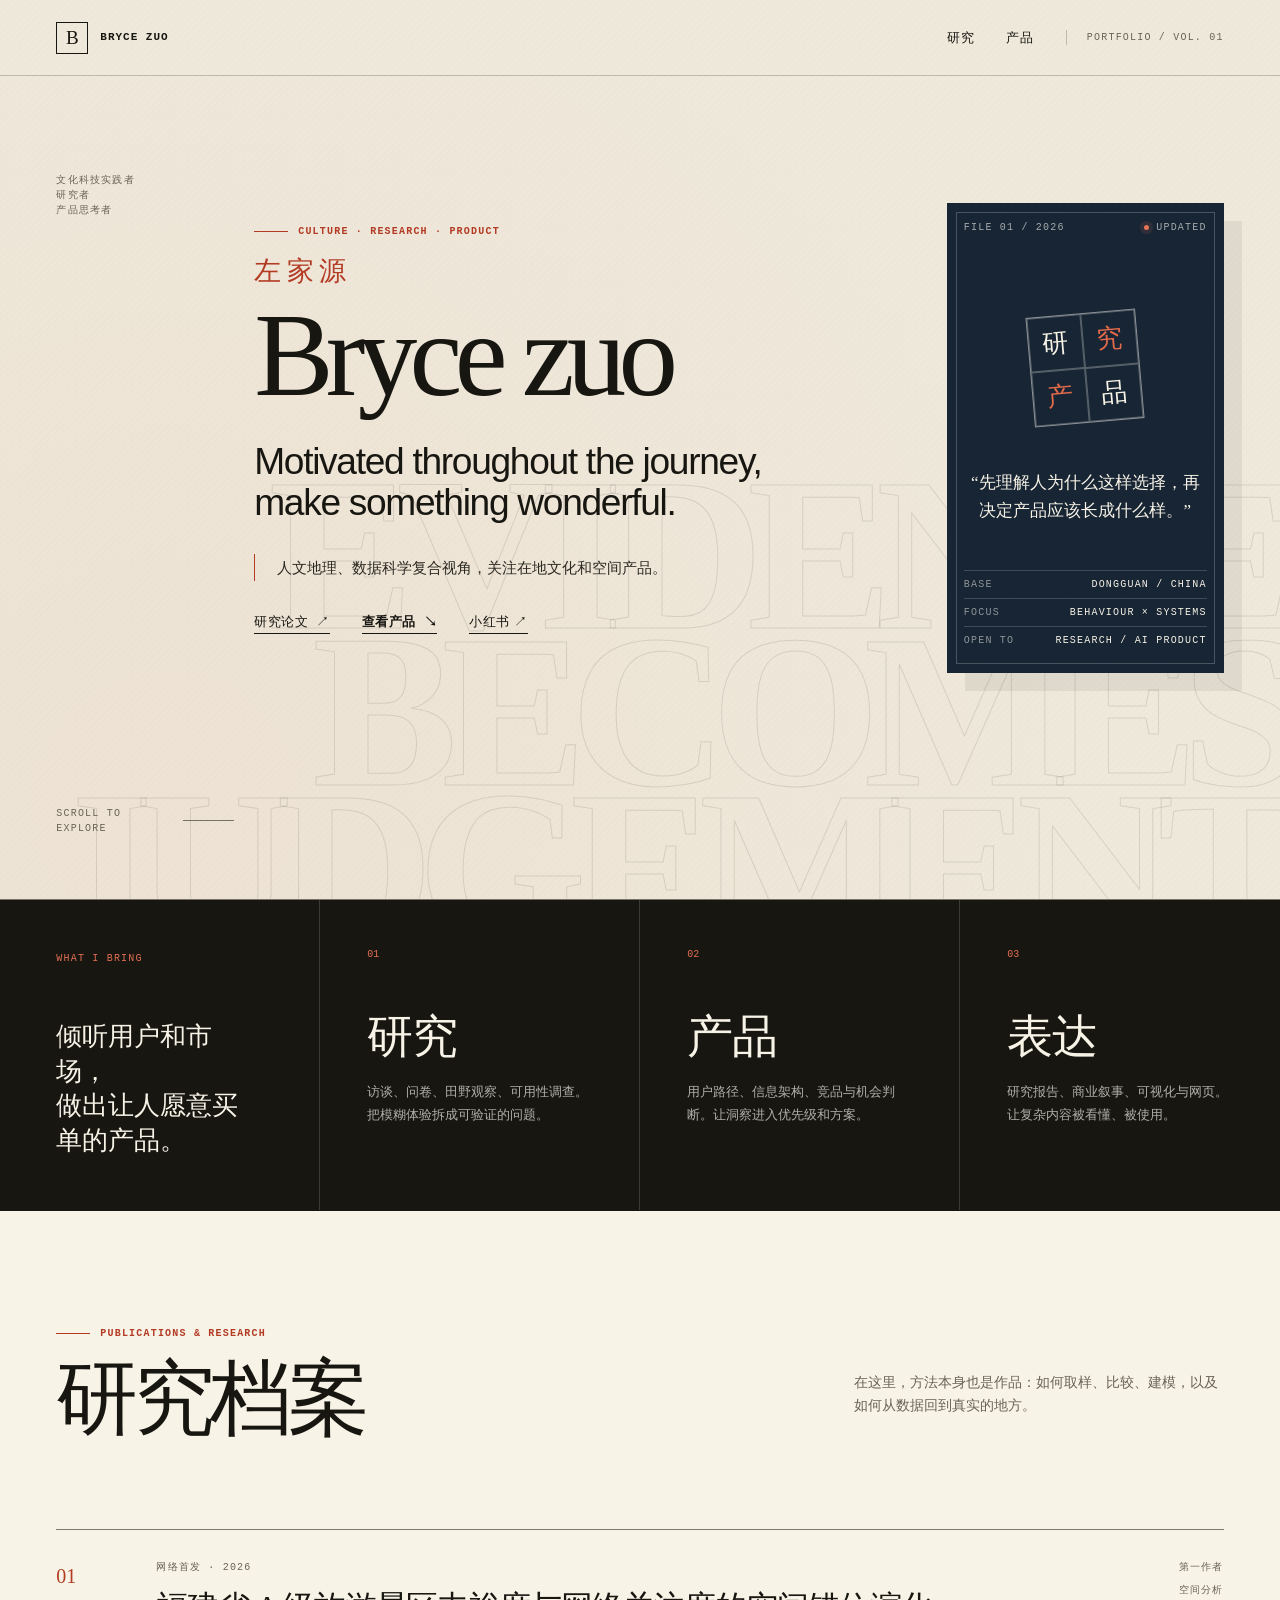
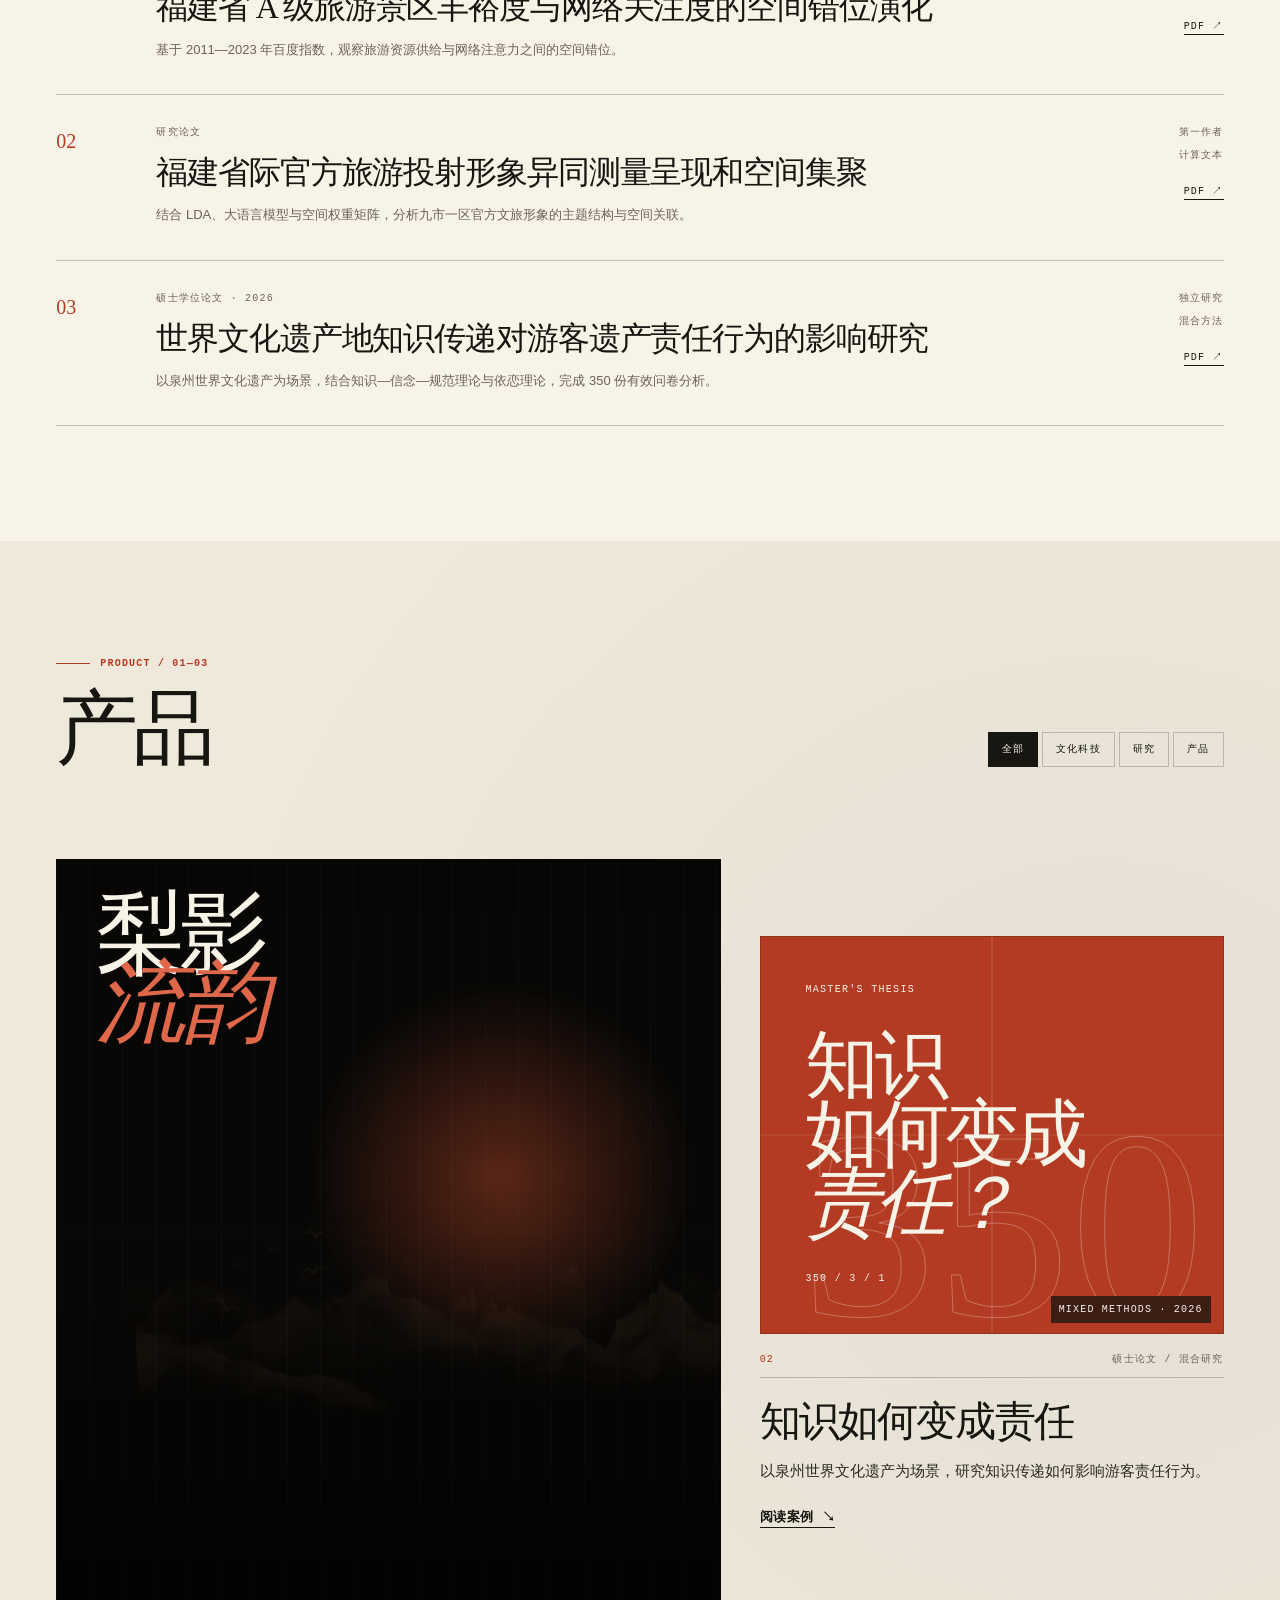
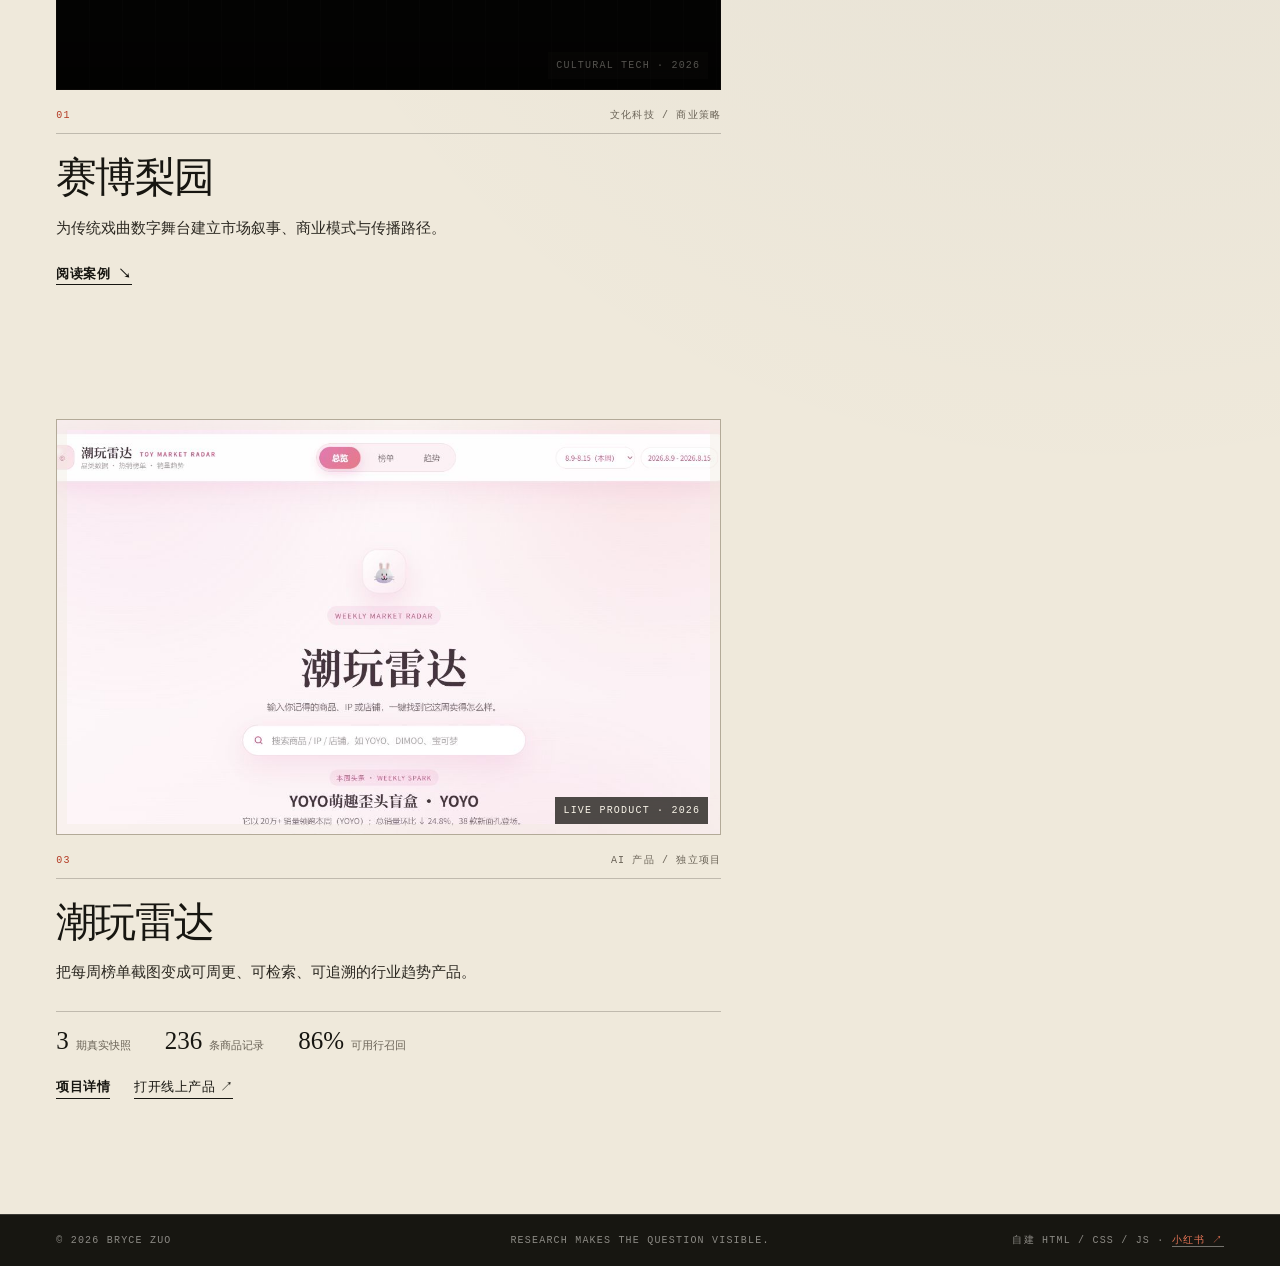
<file: index.html>
<!doctype html>
<html lang="zh-CN">
<head>
  <meta charset="utf-8">
  <meta name="viewport" content="width=device-width, initial-scale=1">
  <meta name="description" content="Bryce zuo 的个人作品集：文化、研究与产品。">
  <meta name="theme-color" content="#efe9db">
  <title>Bryce zuo｜文化、研究与产品</title>
  <link rel="icon" href="assets/favicon.svg" type="image/svg+xml">
  <link rel="stylesheet" href="assets/styles.css">
</head>
<body>
  <a class="skip-link" href="#main">跳到主要内容</a>

  <header class="site-header">
    <a class="brand" href="index.html" aria-label="Bryce zuo 作品集首页">
      <span class="brand-mark">B</span>
      <span class="brand-name">BRYCE ZUO</span>
    </a>
    <button class="menu-toggle" type="button" aria-expanded="false" aria-controls="site-nav">
      <span>菜单</span>
      <span class="menu-icon" aria-hidden="true"></span>
    </button>
    <nav class="site-nav" id="site-nav" aria-label="主导航">
      <a href="#research">研究</a>
      <a href="#work">产品</a>
    </nav>
    <p class="header-index" aria-hidden="true">PORTFOLIO / VOL. 01</p>
  </header>

  <main id="main">
    <section class="hero" aria-labelledby="hero-title">
      <div class="hero-grid">
        <div class="hero-kicker reveal">
          <span>文化科技实践者</span>
          <span>研究者</span>
          <span>产品思考者</span>
        </div>
        <div class="hero-copy">
          <p class="eyebrow reveal">CULTURE · RESEARCH · PRODUCT</p>
          <h1 id="hero-title" class="hero-title">
            <span class="hero-cn" style="display:block; margin-bottom:16px; font-family:var(--serif); font-size:clamp(1.25rem,2.1vw,1.95rem); font-weight:500; letter-spacing:0.2em; color:var(--accent);">左家源</span>
            <span class="hero-name">Bryce zuo</span>
            <em class="reveal">Motivated throughout the journey,<br>make something wonderful.</em>
          </h1>
          <p class="hero-summary reveal">人文地理、数据科学复合视角，关注在地文化和空间产品。</p>
          <div class="hero-actions reveal">
            <a class="text-link" href="#research">研究论文 <span aria-hidden="true">↗</span></a>
            <a class="text-link text-link--strong" href="#work">查看产品 <span aria-hidden="true">↘</span></a>
            <a class="text-link" href="https://www.xiaohongshu.com/user/profile/6616721c0000000007007311?xsec_token=YBa5piSva-s-7oCNR5kaIhegmc93HOgtj8Fetky7ZOaOg%3D&xsec_source=app_share&xhsshare=&shareRedId=ODwzNjo3NUw2NzUyOTgwNjY6OTc7ODc6&apptime=1792510719&share_id=c73b0089aa9844a783f1ba9cec9dd0a1&share_channel=copy_link" target="_blank" rel="noreferrer">小红书 ↗</a>
          </div>
        </div>

        <aside class="hero-dossier reveal" aria-label="作品集摘要">
          <div class="dossier-top">
            <span>FILE 01 / 2026</span>
            <span class="live-dot"><i aria-hidden="true"></i> UPDATED</span>
          </div>
          <div class="dossier-seal" aria-hidden="true">
            <span>研</span>
            <span>究</span>
            <span>产</span>
            <span>品</span>
          </div>
          <p class="dossier-quote">“先理解人为什么这样选择，再决定产品应该长成什么样。”</p>
          <dl class="dossier-facts">
            <div><dt>BASE</dt><dd>DONGGUAN / CHINA</dd></div>
            <div><dt>FOCUS</dt><dd>BEHAVIOUR × SYSTEMS</dd></div>
            <div><dt>OPEN TO</dt><dd>RESEARCH / AI PRODUCT</dd></div>
          </dl>
        </aside>

        <div class="hero-scroll reveal" aria-hidden="true">
          <span>SCROLL TO EXPLORE</span>
          <i></i>
        </div>
      </div>
      <div class="hero-watermark" aria-hidden="true">EVIDENCE<br>BECOMES<br>JUDGEMENT</div>
    </section>

    <section class="proof-strip" aria-label="能力证据">
      <div class="proof-intro reveal">
        <span>WHAT I BRING</span>
        <p>倾听用户和市场，<br>做出让人愿意买单的产品。</p>
      </div>
      <ol class="proof-list">
        <li class="reveal">
          <span class="proof-no">01</span>
          <h2>研究</h2>
          <p>访谈、问卷、田野观察、可用性调查。把模糊体验拆成可验证的问题。</p>
        </li>
        <li class="reveal">
          <span class="proof-no">02</span>
          <h2>产品</h2>
          <p>用户路径、信息架构、竞品与机会判断。让洞察进入优先级和方案。</p>
        </li>
        <li class="reveal">
          <span class="proof-no">03</span>
          <h2>表达</h2>
          <p>研究报告、商业叙事、可视化与网页。让复杂内容被看懂、被使用。</p>
        </li>
      </ol>
    </section>

    <section class="research-section" id="research" aria-labelledby="research-title">
      <div class="section-head section-head--research">
        <div>
          <p class="eyebrow reveal">PUBLICATIONS & RESEARCH</p>
          <h2 id="research-title" class="section-title reveal">研究档案</h2>
        </div>
        <p class="section-deck reveal">在这里，方法本身也是作品：如何取样、比较、建模，以及如何从数据回到真实的地方。</p>
      </div>
      <div class="research-list">
        <article class="research-item reveal">
          <span class="research-no">01</span>
          <div class="research-main">
            <p class="research-status">网络首发 · 2026</p>
            <h3>福建省 A 级旅游景区丰裕度与网络关注度的空间错位演化</h3>
            <p>基于 2011—2023 年百度指数，观察旅游资源供给与网络注意力之间的空间错位。</p>
          </div>
          <div class="research-meta">
            <span>第一作者</span>
            <span>空间分析</span>
            <a href="assets/docs/spatial-mismatch-paper.pdf" target="_blank">PDF ↗</a>
          </div>
        </article>
        <article class="research-item reveal">
          <span class="research-no">02</span>
          <div class="research-main">
            <p class="research-status">研究论文</p>
            <h3>福建省际官方旅游投射形象异同测量呈现和空间集聚</h3>
            <p>结合 LDA、大语言模型与空间权重矩阵，分析九市一区官方文旅形象的主题结构与空间关联。</p>
          </div>
          <div class="research-meta">
            <span>第一作者</span>
            <span>计算文本</span>
            <a href="assets/docs/tourism-image-paper.pdf" target="_blank">PDF ↗</a>
          </div>
        </article>
        <article class="research-item reveal">
          <span class="research-no">03</span>
          <div class="research-main">
            <p class="research-status">硕士学位论文 · 2026</p>
            <h3>世界文化遗产地知识传递对游客遗产责任行为的影响研究</h3>
            <p>以泉州世界文化遗产为场景，结合知识—信念—规范理论与依恋理论，完成 350 份有效问卷分析。</p>
          </div>
          <div class="research-meta">
            <span>独立研究</span>
            <span>混合方法</span>
            <a href="assets/docs/local-knowledge-paper.pdf" target="_blank">PDF ↗</a>
          </div>
        </article>
      </div>
    </section>

    <section class="work-section" id="work" aria-labelledby="work-title">
      <div class="section-head">
        <div>
          <p class="eyebrow reveal">PRODUCT / 01—03</p>
          <h2 id="work-title" class="section-title reveal">产品</h2>
        </div>
        <div class="filter-bar reveal" role="group" aria-label="筛选产品">
          <button class="filter-button is-active" type="button" data-filter="all" aria-pressed="true">全部</button>
          <button class="filter-button" type="button" data-filter="culture" aria-pressed="false">文化科技</button>
          <button class="filter-button" type="button" data-filter="research" aria-pressed="false">研究</button>
          <button class="filter-button" type="button" data-filter="product" aria-pressed="false">产品</button>
        </div>
      </div>

      <div class="project-grid">
        <article class="project-card project-card--culture reveal" data-category="culture">
          <a class="project-visual project-visual--cyber" href="work/cyber-liyuan.html">
            <span class="cyber-title" aria-hidden="true">梨影<br><em>流韵</em></span>
            <img src="assets/img/cyber-Image12.webp" alt="赛博梨园数字舞台视觉资产">
            <span class="project-visual-label">CULTURAL TECH · 2026</span>
          </a>
          <div class="project-body">
            <div class="project-topline">
              <span class="project-no">01</span>
              <span>文化科技 / 商业策略</span>
            </div>
            <h3><a href="work/cyber-liyuan.html">赛博梨园</a></h3>
            <p>为传统戏曲数字舞台建立市场叙事、商业模式与传播路径。</p>
            <div class="project-links">
              <a class="text-link text-link--strong" href="work/cyber-liyuan.html">阅读案例 <span aria-hidden="true">↘</span></a>
            </div>
          </div>
        </article>

        <article class="project-card project-card--research reveal" data-category="research">
          <a class="project-visual project-visual--thesis" href="work/heritage.html">
            <div class="thesis-poster" aria-hidden="true">
              <span class="thesis-label">MASTER'S THESIS</span>
              <strong>知识<br>如何变成<br><em>责任？</em></strong>
              <span class="thesis-code">350 / 3 / 1</span>
            </div>
            <span class="project-visual-label">MIXED METHODS · 2026</span>
          </a>
          <div class="project-body">
            <div class="project-topline">
              <span class="project-no">02</span>
              <span>硕士论文 / 混合研究</span>
            </div>
            <h3><a href="work/heritage.html">知识如何变成责任</a></h3>
            <p>以泉州世界文化遗产为场景，研究知识传递如何影响游客责任行为。</p>
            <div class="project-links">
              <a class="text-link text-link--strong" href="work/heritage.html">阅读案例 <span aria-hidden="true">↘</span></a>
            </div>
          </div>
        </article>

        <article class="project-card project-card--feature reveal" data-category="product">
          <a class="project-visual project-visual--toy" href="work/toy-radar.html">
            <img src="assets/img/toy-radar-home.png" alt="潮玩雷达首页，展示本周头条与数据概览">
            <span class="project-visual-label">LIVE PRODUCT · 2026</span>
          </a>
          <div class="project-body">
            <div class="project-topline">
              <span class="project-no">03</span>
              <span>AI 产品 / 独立项目</span>
            </div>
            <h3><a href="work/toy-radar.html">潮玩雷达</a></h3>
            <p>把每周榜单截图变成可周更、可检索、可追溯的行业趋势产品。</p>
            <dl class="project-metrics">
              <div><dt>3</dt><dd>期真实快照</dd></div>
              <div><dt>236</dt><dd>条商品记录</dd></div>
              <div><dt>86%</dt><dd>可用行召回</dd></div>
            </dl>
            <div class="project-links">
              <a class="text-link text-link--strong" href="work/toy-radar.html">项目详情</a>
              <a class="text-link" href="https://coldplayyys.github.io/toy-radar/" target="_blank" rel="noreferrer">打开线上产品 ↗</a>
            </div>
          </div>
        </article>
      </div>
    </section>

  </main>

  <footer class="site-footer">
    <span>© <span id="year">2026</span> BRYCE ZUO</span>
    <span>RESEARCH MAKES THE QUESTION VISIBLE.</span>
    <span>自建 HTML / CSS / JS · <a href="https://www.xiaohongshu.com/user/profile/6616721c0000000007007311?xsec_token=YBa5piSva-s-7oCNR5kaIhegmc93HOgtj8Fetky7ZOaOg%3D&amp;xsec_source=app_share&amp;xhsshare=&amp;shareRedId=ODwzNjo3NUw2NzUyOTgwNjY6OTc7ODc6&amp;apptime=1792510719&amp;share_id=c73b0089aa9844a783f1ba9cec9dd0a1&amp;share_channel=copy_link" target="_blank" rel="noreferrer" style="color:#e67556;border-bottom:1px solid rgba(255,253,247,0.4);">小红书 ↗</a></span>
  </footer>

  <script src="assets/script.js"></script>
</body>
</html>
</file>
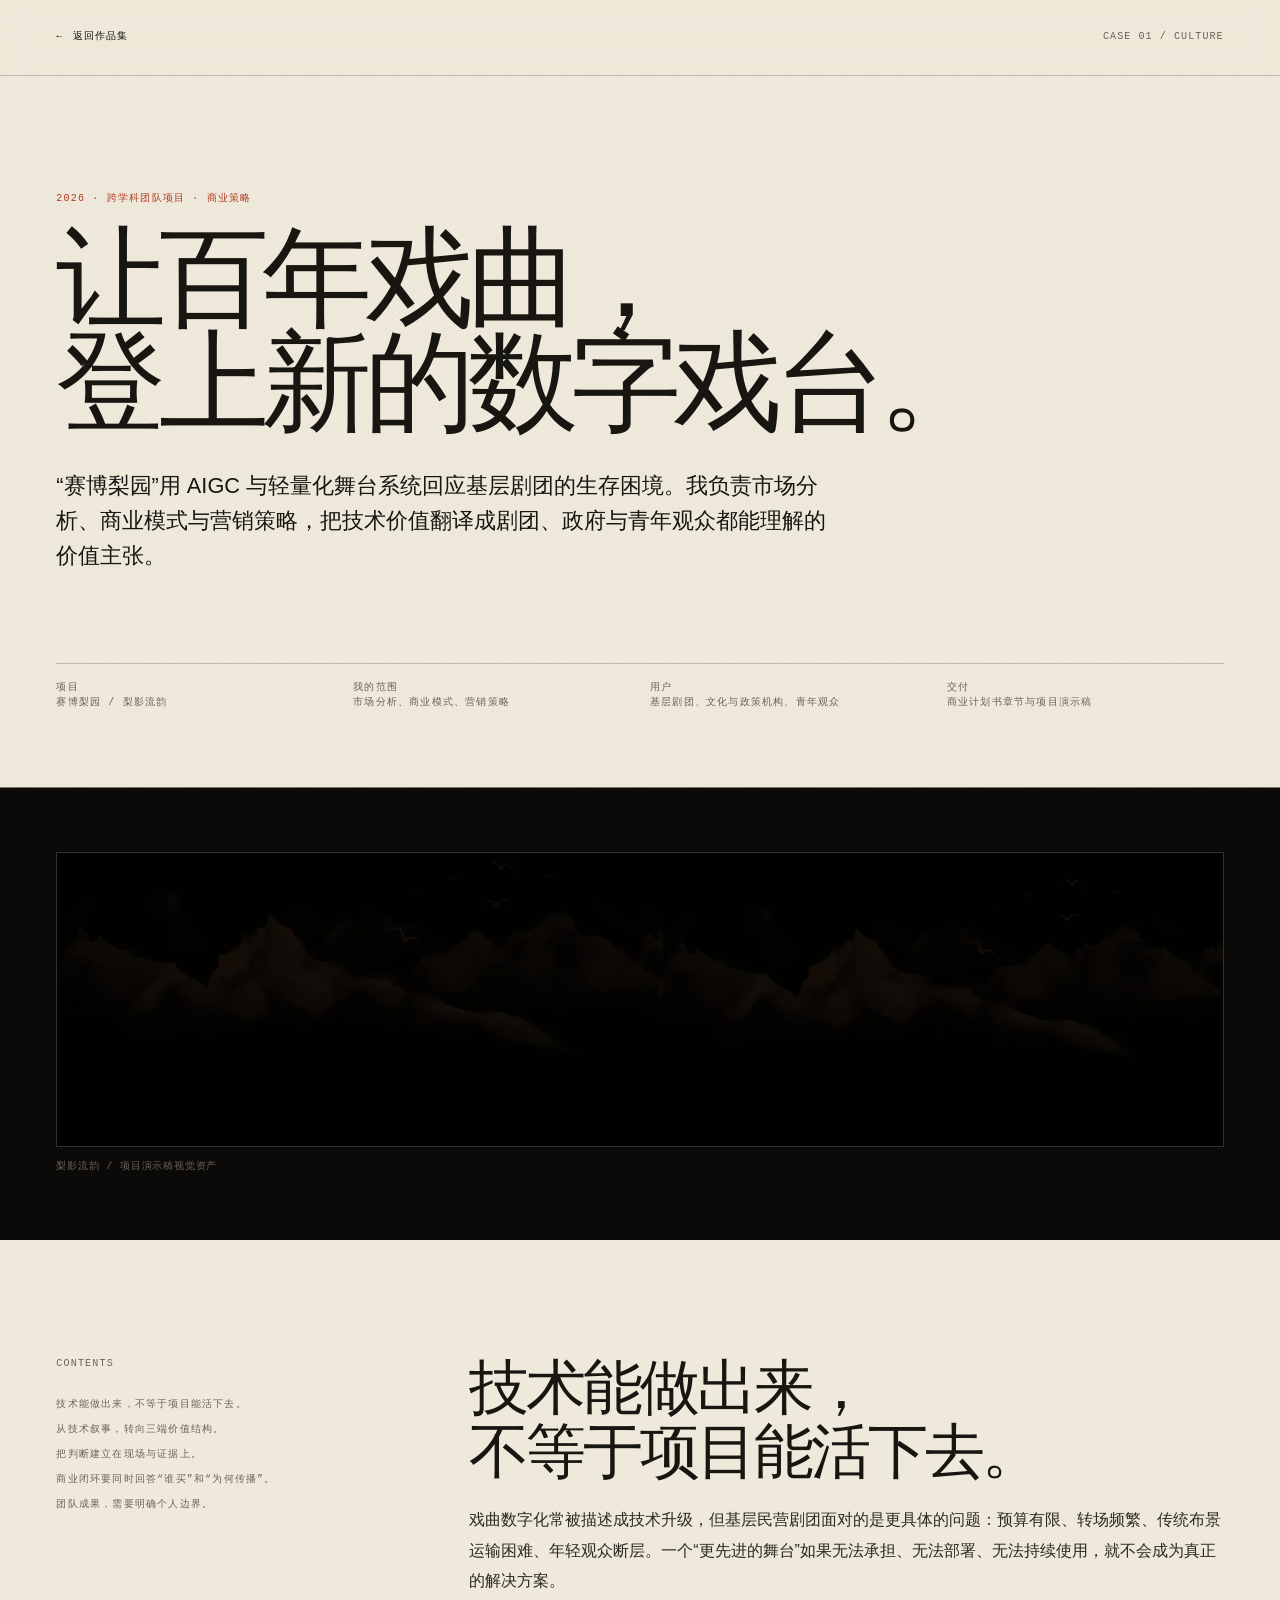
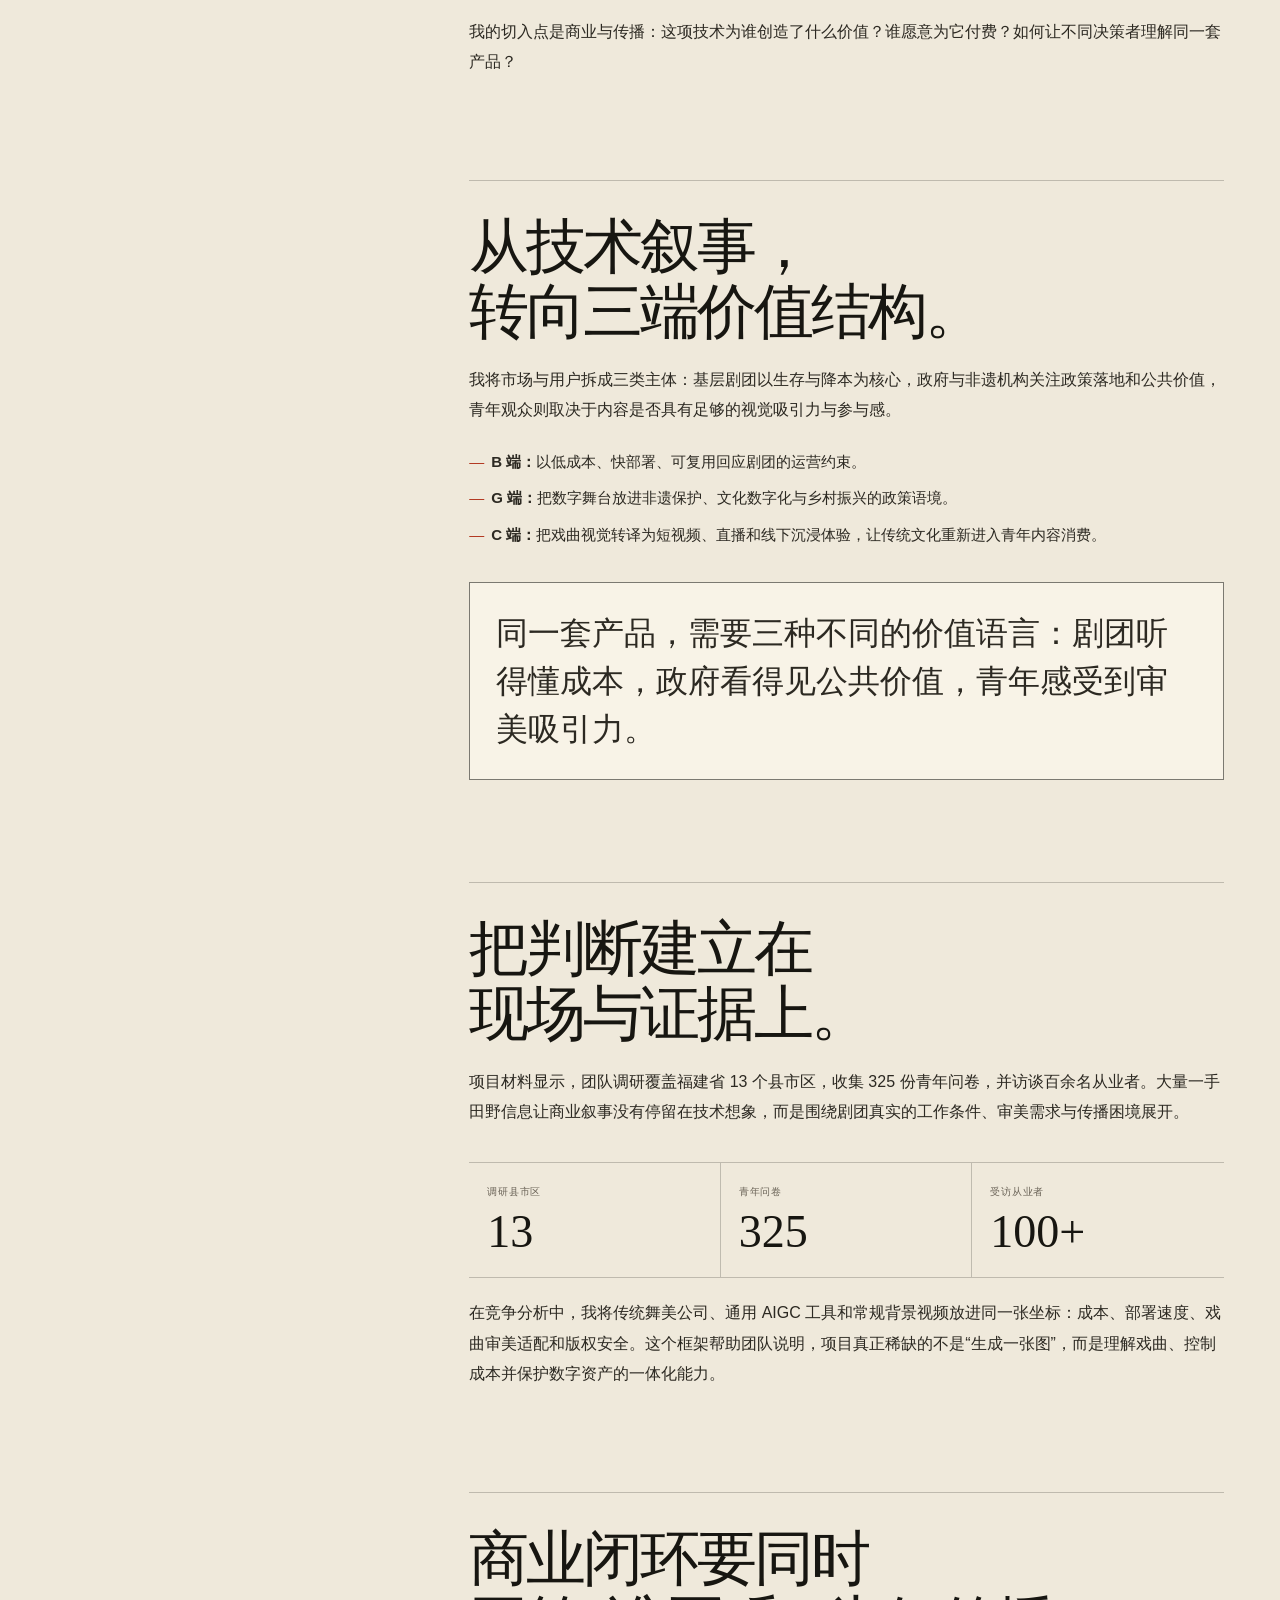
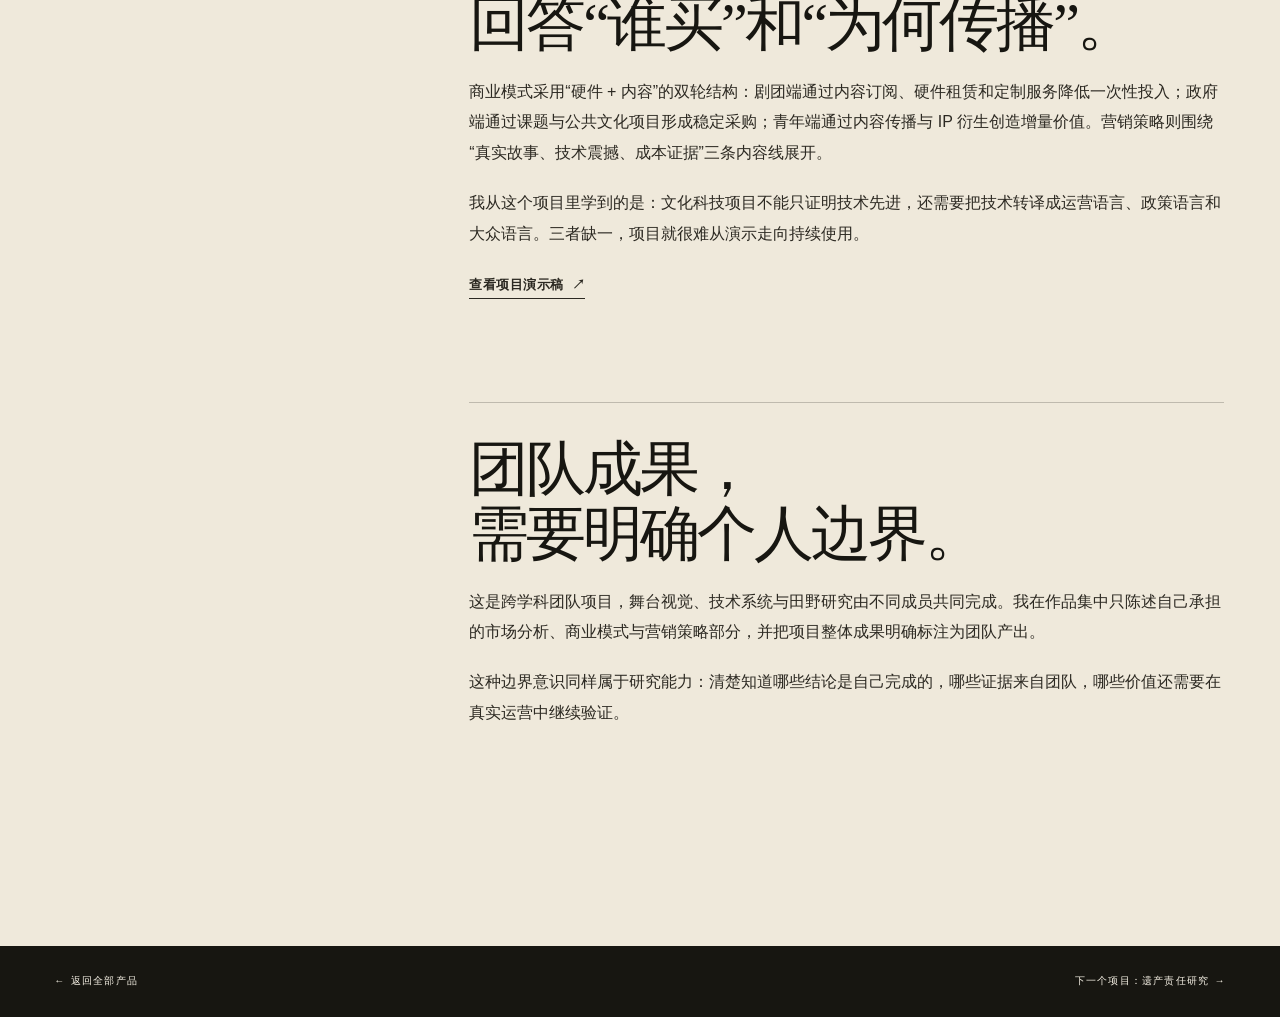
<file: work/cyber-liyuan.html>
<!doctype html>
<html lang="zh-CN">
<head>
  <meta charset="utf-8">
  <meta name="viewport" content="width=device-width, initial-scale=1">
  <meta name="description" content="赛博梨园文化科技项目案例：市场分析、商业模式与营销策略。">
  <meta name="theme-color" content="#efe9db">
  <title>赛博梨园｜Bryce zuo 作品集</title>
  <link rel="icon" href="../assets/favicon.svg" type="image/svg+xml">
  <link rel="stylesheet" href="../assets/styles.css">
</head>
<body class="case-page">
  <a class="skip-link" href="#main">跳到主要内容</a>
  <header class="case-header">
    <a class="case-back" href="../index.html"><span aria-hidden="true">←</span> 返回作品集</a>
    <span class="case-index">CASE 01 / CULTURE</span>
  </header>

  <main id="main">
    <header class="case-hero">
      <p class="case-kicker reveal">2026 · 跨学科团队项目 · 商业策略</p>
      <h1 class="case-title reveal">让百年戏曲，<br>登上新的数字戏台。</h1>
      <p class="case-deck reveal">“赛博梨园”用 AIGC 与轻量化舞台系统回应基层剧团的生存困境。我负责市场分析、商业模式与营销策略，把技术价值翻译成剧团、政府与青年观众都能理解的价值主张。</p>
      <dl class="case-meta reveal">
        <div><dt>项目</dt><dd>赛博梨园 / 梨影流韵</dd></div>
        <div><dt>我的范围</dt><dd>市场分析、商业模式、营销策略</dd></div>
        <div><dt>用户</dt><dd>基层剧团、文化与政策机构、青年观众</dd></div>
        <div><dt>交付</dt><dd>商业计划书章节与项目演示稿</dd></div>
      </dl>
    </header>

    <figure class="case-image case-image--cyber reveal">
      <img src="../assets/img/cyber-Image12.webp" alt="赛博梨园数字舞台项目视觉资产">
      <figcaption>梨影流韵 / 项目演示稿视觉资产</figcaption>
    </figure>

    <div class="case-body">
      <aside class="case-aside reveal">
        <span>CONTENTS</span>
        <ol></ol>
      </aside>

      <div class="case-content">
        <section id="context" class="reveal">
          <h2>技术能做出来，<br>不等于项目能活下去。</h2>
          <p>戏曲数字化常被描述成技术升级，但基层民营剧团面对的是更具体的问题：预算有限、转场频繁、传统布景运输困难、年轻观众断层。一个“更先进的舞台”如果无法承担、无法部署、无法持续使用，就不会成为真正的解决方案。</p>
          <p>我的切入点是商业与传播：这项技术为谁创造了什么价值？谁愿意为它付费？如何让不同决策者理解同一套产品？</p>
        </section>

        <section id="scope" class="reveal">
          <h2>从技术叙事，<br>转向三端价值结构。</h2>
          <p>我将市场与用户拆成三类主体：基层剧团以生存与降本为核心，政府与非遗机构关注政策落地和公共价值，青年观众则取决于内容是否具有足够的视觉吸引力与参与感。</p>
          <ul>
            <li><strong>B 端：</strong>以低成本、快部署、可复用回应剧团的运营约束。</li>
            <li><strong>G 端：</strong>把数字舞台放进非遗保护、文化数字化与乡村振兴的政策语境。</li>
            <li><strong>C 端：</strong>把戏曲视觉转译为短视频、直播和线下沉浸体验，让传统文化重新进入青年内容消费。</li>
          </ul>
          <div class="case-callout">
            <p>同一套产品，需要三种不同的价值语言：剧团听得懂成本，政府看得见公共价值，青年感受到审美吸引力。</p>
          </div>
        </section>

        <section id="evidence" class="reveal">
          <h2>把判断建立在<br>现场与证据上。</h2>
          <p>项目材料显示，团队调研覆盖福建省 13 个县市区，收集 325 份青年问卷，并访谈百余名从业者。大量一手田野信息让商业叙事没有停留在技术想象，而是围绕剧团真实的工作条件、审美需求与传播困境展开。</p>
          <div class="case-facts">
            <div><dt>调研县市区</dt><dd>13</dd></div>
            <div><dt>青年问卷</dt><dd>325</dd></div>
            <div><dt>受访从业者</dt><dd>100+</dd></div>
          </div>
          <p>在竞争分析中，我将传统舞美公司、通用 AIGC 工具和常规背景视频放进同一张坐标：成本、部署速度、戏曲审美适配和版权安全。这个框架帮助团队说明，项目真正稀缺的不是“生成一张图”，而是理解戏曲、控制成本并保护数字资产的一体化能力。</p>
        </section>

        <section id="strategy" class="reveal">
          <h2>商业闭环要同时<br>回答“谁买”和“为何传播”。</h2>
          <p>商业模式采用“硬件 + 内容”的双轮结构：剧团端通过内容订阅、硬件租赁和定制服务降低一次性投入；政府端通过课题与公共文化项目形成稳定采购；青年端通过内容传播与 IP 衍生创造增量价值。营销策略则围绕“真实故事、技术震撼、成本证据”三条内容线展开。</p>
          <p>我从这个项目里学到的是：文化科技项目不能只证明技术先进，还需要把技术转译成运营语言、政策语言和大众语言。三者缺一，项目就很难从演示走向持续使用。</p>
          <p><a class="text-link text-link--strong" href="../assets/docs/cyber-liyuan-deck.pdf" target="_blank">查看项目演示稿 <span aria-hidden="true">↗</span></a></p>
        </section>

        <section id="reflection" class="reveal">
          <h2>团队成果，<br>需要明确个人边界。</h2>
          <p>这是跨学科团队项目，舞台视觉、技术系统与田野研究由不同成员共同完成。我在作品集中只陈述自己承担的市场分析、商业模式与营销策略部分，并把项目整体成果明确标注为团队产出。</p>
          <p>这种边界意识同样属于研究能力：清楚知道哪些结论是自己完成的，哪些证据来自团队，哪些价值还需要在真实运营中继续验证。</p>
        </section>
      </div>
    </div>
  </main>

  <nav class="case-bottom-nav" aria-label="项目导航">
    <a href="../index.html#work">← 返回全部产品</a>
    <a href="heritage.html">下一个项目：遗产责任研究 →</a>
  </nav>
  <script src="../assets/script.js"></script>
</body>
</html>
</file>
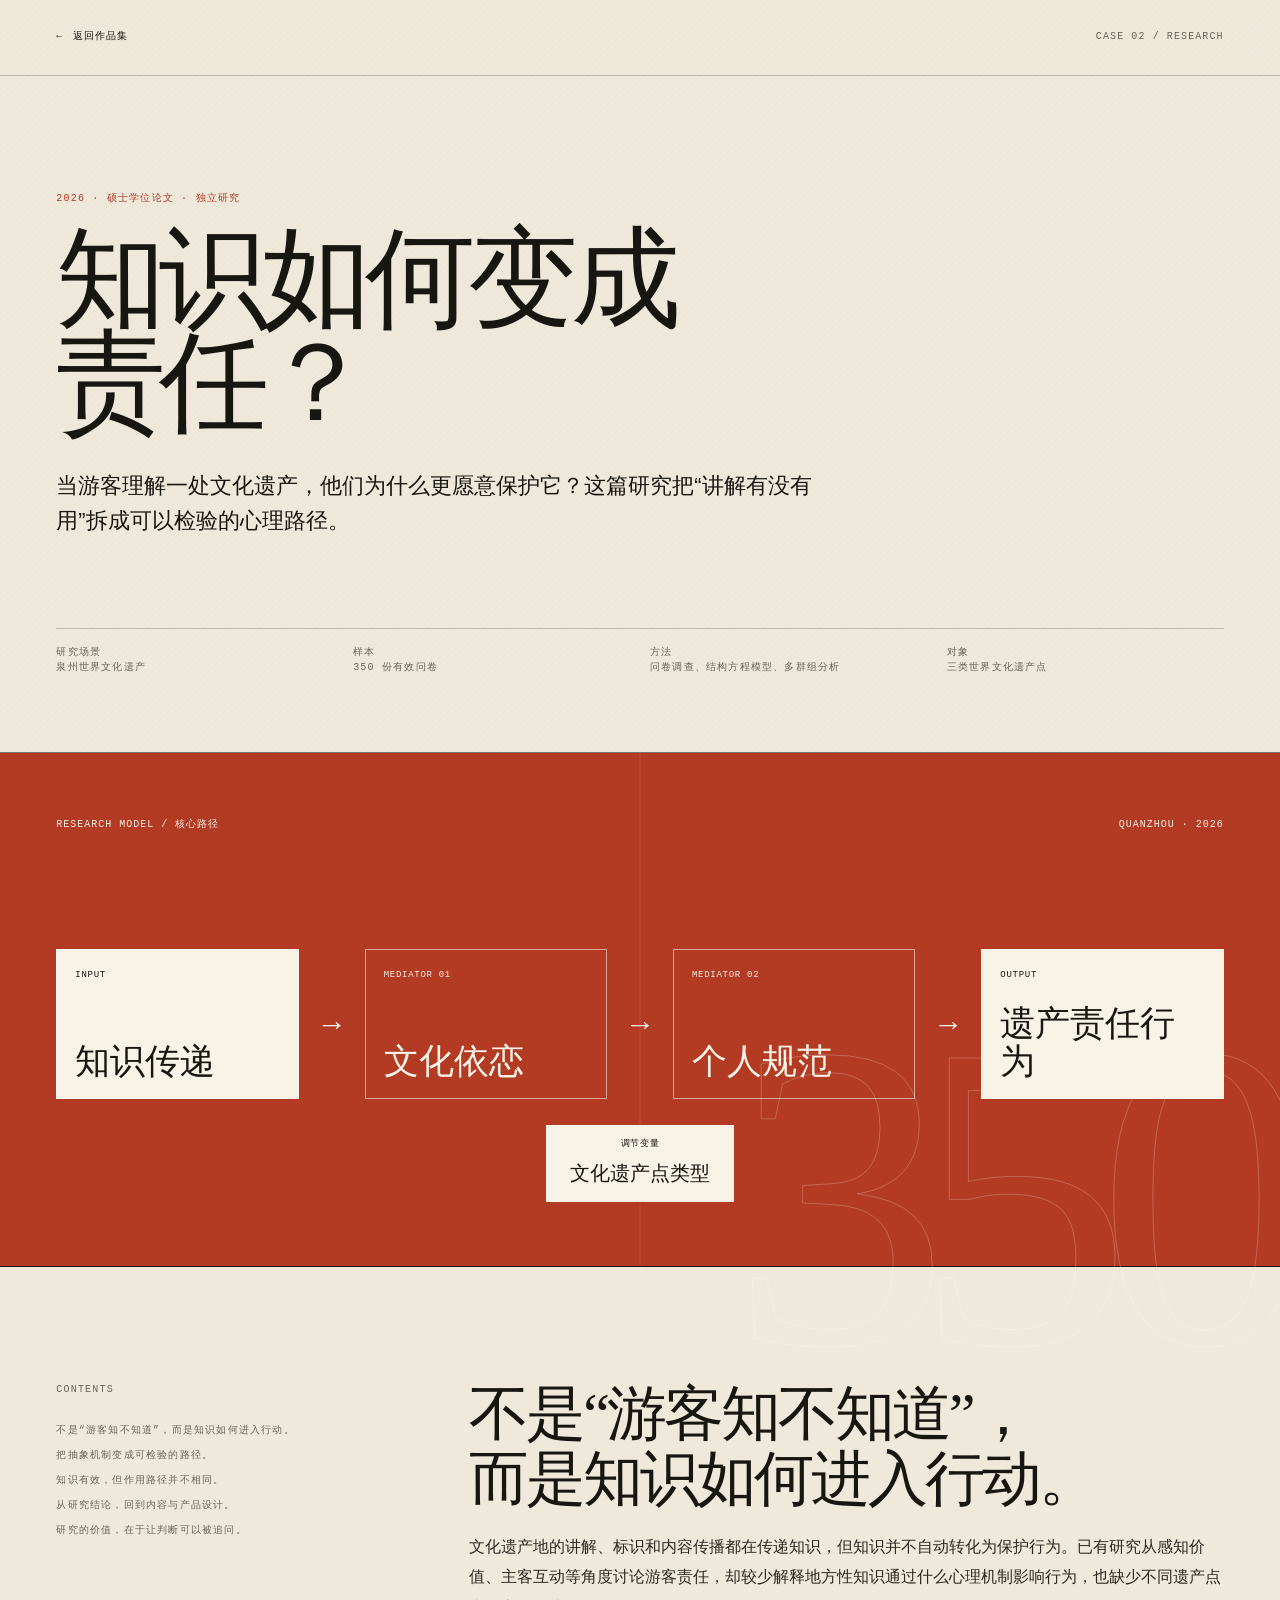
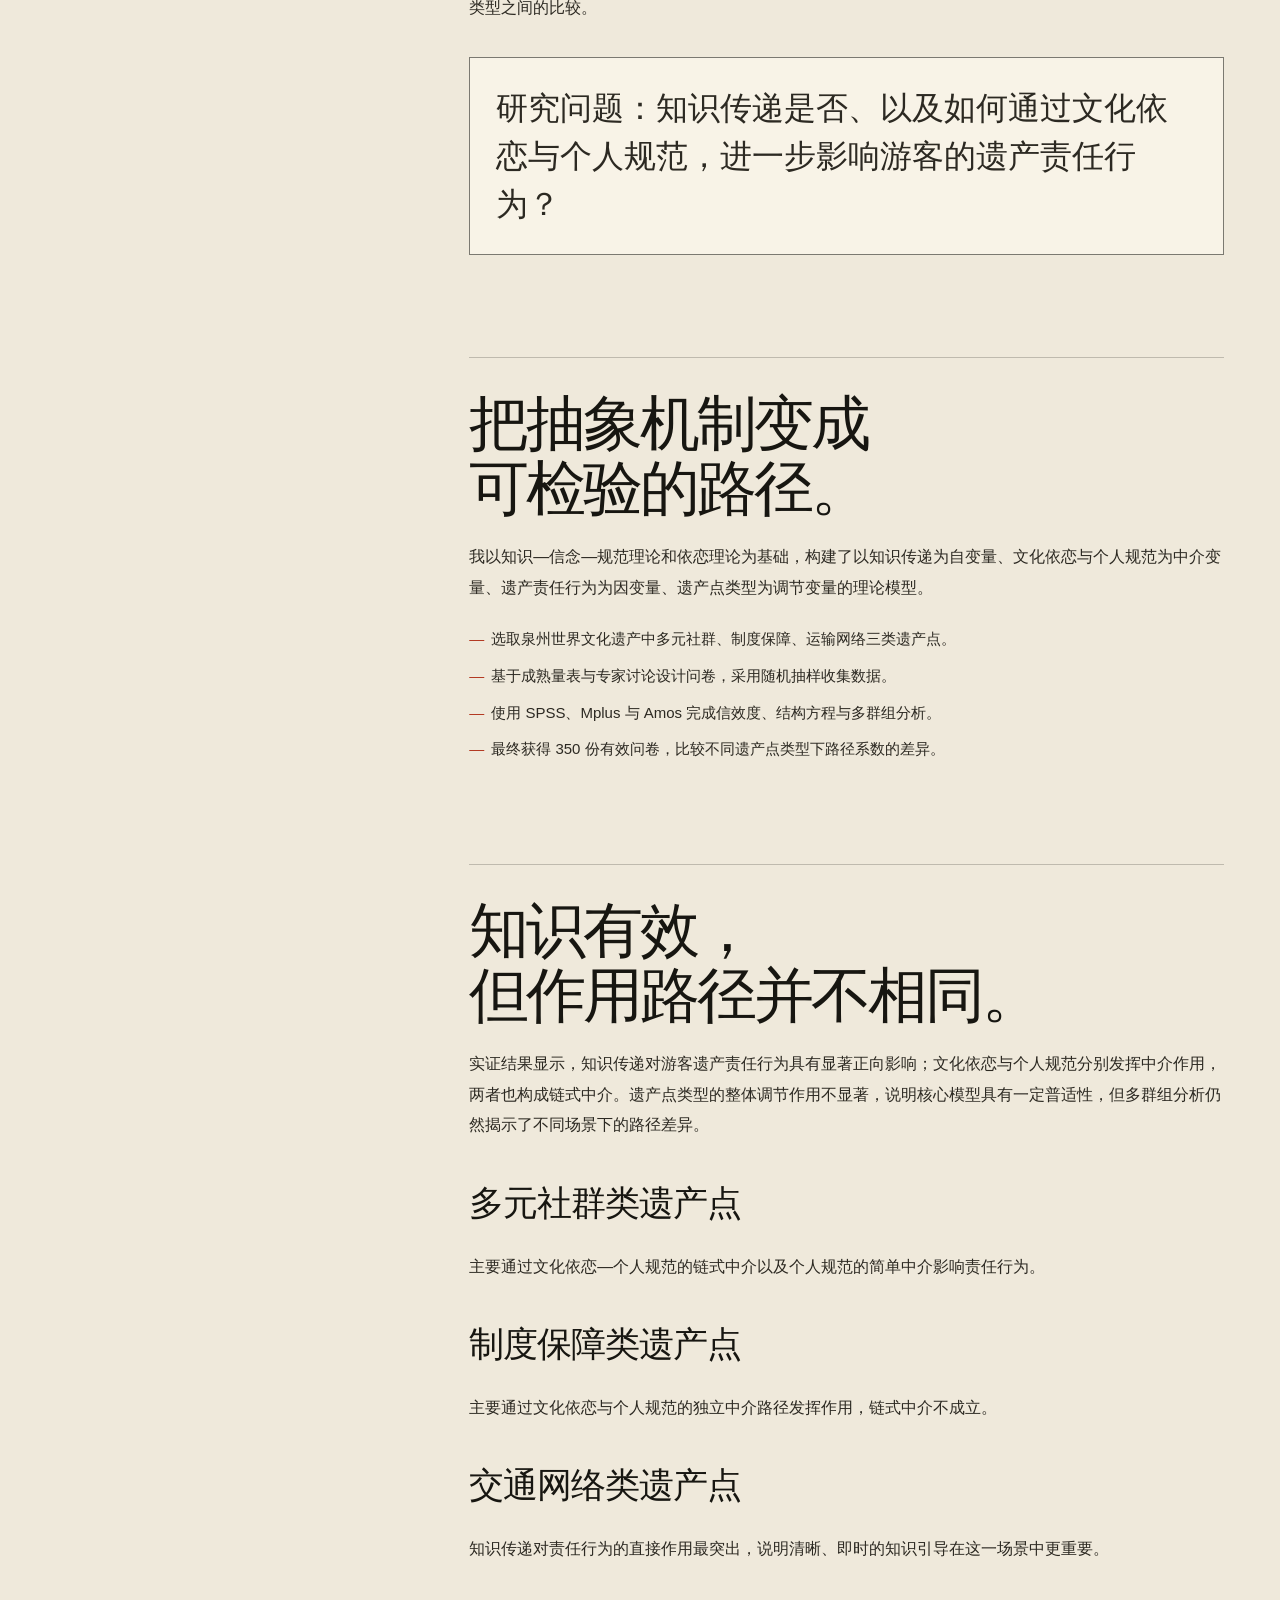
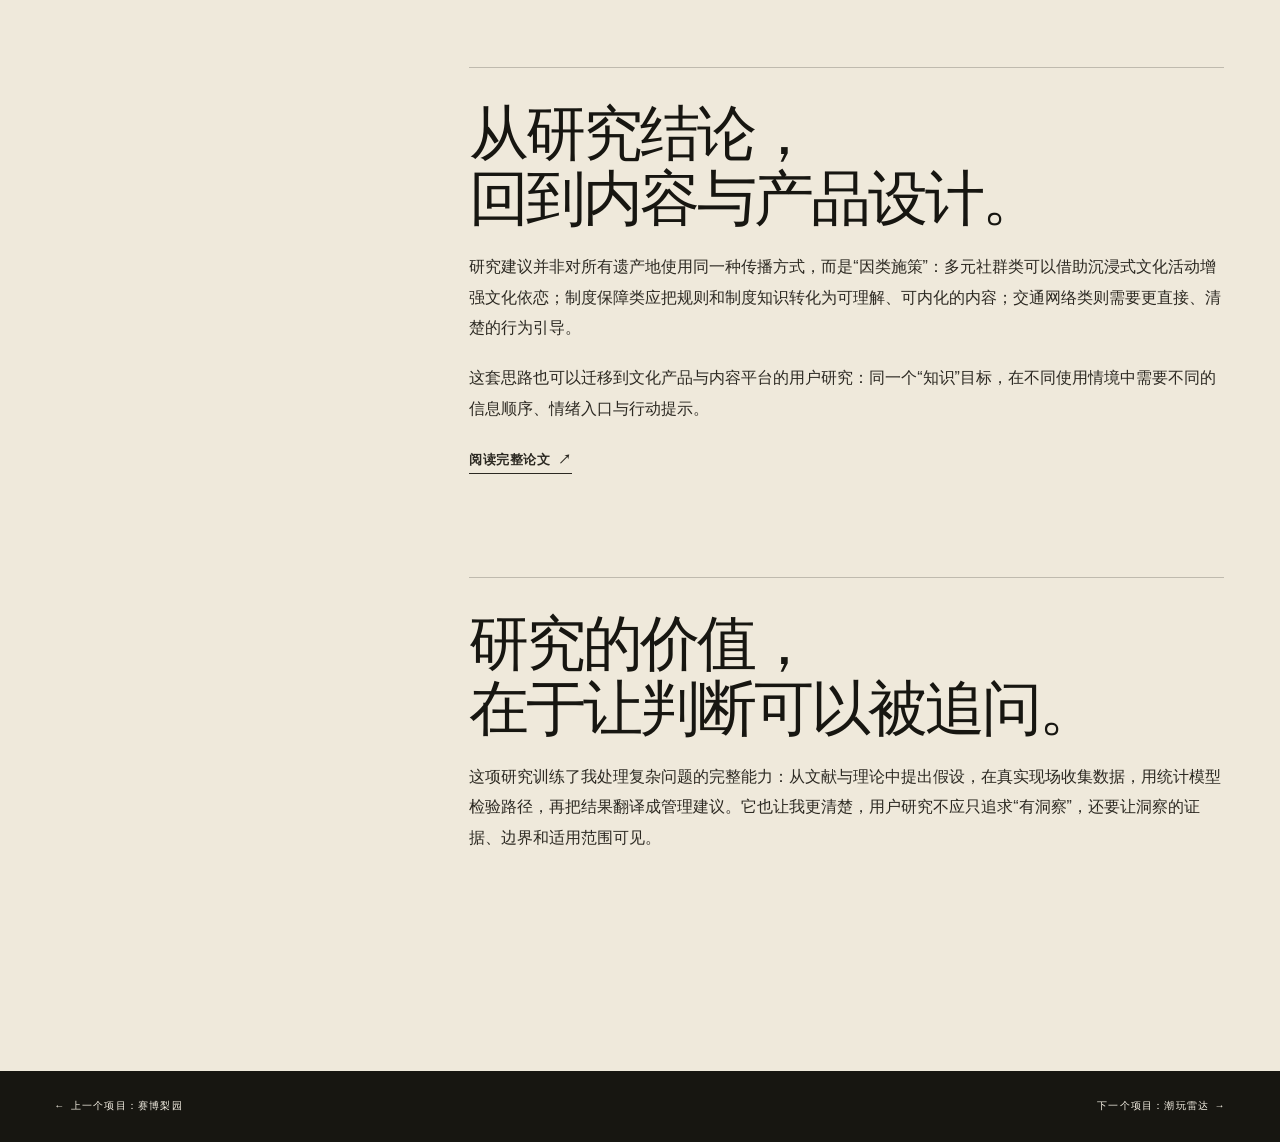
<file: work/heritage.html>
<!doctype html>
<html lang="zh-CN">
<head>
  <meta charset="utf-8">
  <meta name="viewport" content="width=device-width, initial-scale=1">
  <meta name="description" content="硕士论文案例：世界文化遗产地知识传递对游客遗产责任行为的影响。">
  <meta name="theme-color" content="#efe9db">
  <title>知识如何变成责任｜Bryce zuo 作品集</title>
  <link rel="icon" href="../assets/favicon.svg" type="image/svg+xml">
  <link rel="stylesheet" href="../assets/styles.css">
</head>
<body class="case-page">
  <a class="skip-link" href="#main">跳到主要内容</a>
  <header class="case-header">
    <a class="case-back" href="../index.html"><span aria-hidden="true">←</span> 返回作品集</a>
    <span class="case-index">CASE 02 / RESEARCH</span>
  </header>

  <main id="main">
    <header class="case-hero">
      <p class="case-kicker reveal">2026 · 硕士学位论文 · 独立研究</p>
      <h1 class="case-title reveal">知识如何变成<br>责任？</h1>
      <p class="case-deck reveal">当游客理解一处文化遗产，他们为什么更愿意保护它？这篇研究把“讲解有没有用”拆成可以检验的心理路径。</p>
      <dl class="case-meta reveal">
        <div><dt>研究场景</dt><dd>泉州世界文化遗产</dd></div>
        <div><dt>样本</dt><dd>350 份有效问卷</dd></div>
        <div><dt>方法</dt><dd>问卷调查、结构方程模型、多群组分析</dd></div>
        <div><dt>对象</dt><dd>三类世界文化遗产点</dd></div>
      </dl>
    </header>

    <section class="case-research-graphic reveal" aria-label="研究模型示意">
      <div class="model-topline">
        <span>RESEARCH MODEL / 核心路径</span>
        <span>QUANZHOU · 2026</span>
      </div>
      <div class="model-track">
        <div class="model-node model-node--source"><small>INPUT</small><strong>知识传递</strong></div>
        <span class="model-arrow" aria-hidden="true">→</span>
        <div class="model-node"><small>MEDIATOR 01</small><strong>文化依恋</strong></div>
        <span class="model-arrow" aria-hidden="true">→</span>
        <div class="model-node"><small>MEDIATOR 02</small><strong>个人规范</strong></div>
        <span class="model-arrow" aria-hidden="true">→</span>
        <div class="model-node model-node--outcome"><small>OUTPUT</small><strong>遗产责任行为</strong></div>
      </div>
      <div class="model-moderator">
        <span>调节变量</span>
        <strong>文化遗产点类型</strong>
      </div>
    </section>

    <div class="case-body">
      <aside class="case-aside reveal">
        <span>CONTENTS</span>
        <ol></ol>
      </aside>

      <div class="case-content">
        <section id="question" class="reveal">
          <h2>不是“游客知不知道”，<br>而是知识如何进入行动。</h2>
          <p>文化遗产地的讲解、标识和内容传播都在传递知识，但知识并不自动转化为保护行为。已有研究从感知价值、主客互动等角度讨论游客责任，却较少解释地方性知识通过什么心理机制影响行为，也缺少不同遗产点类型之间的比较。</p>
          <div class="case-callout">
            <p>研究问题：知识传递是否、以及如何通过文化依恋与个人规范，进一步影响游客的遗产责任行为？</p>
          </div>
        </section>

        <section id="design" class="reveal">
          <h2>把抽象机制变成<br>可检验的路径。</h2>
          <p>我以知识—信念—规范理论和依恋理论为基础，构建了以知识传递为自变量、文化依恋与个人规范为中介变量、遗产责任行为为因变量、遗产点类型为调节变量的理论模型。</p>
          <ul>
            <li>选取泉州世界文化遗产中多元社群、制度保障、运输网络三类遗产点。</li>
            <li>基于成熟量表与专家讨论设计问卷，采用随机抽样收集数据。</li>
            <li>使用 SPSS、Mplus 与 Amos 完成信效度、结构方程与多群组分析。</li>
            <li>最终获得 350 份有效问卷，比较不同遗产点类型下路径系数的差异。</li>
          </ul>
        </section>

        <section id="findings" class="reveal">
          <h2>知识有效，<br>但作用路径并不相同。</h2>
          <p>实证结果显示，知识传递对游客遗产责任行为具有显著正向影响；文化依恋与个人规范分别发挥中介作用，两者也构成链式中介。遗产点类型的整体调节作用不显著，说明核心模型具有一定普适性，但多群组分析仍然揭示了不同场景下的路径差异。</p>
          <h3>多元社群类遗产点</h3>
          <p>主要通过文化依恋—个人规范的链式中介以及个人规范的简单中介影响责任行为。</p>
          <h3>制度保障类遗产点</h3>
          <p>主要通过文化依恋与个人规范的独立中介路径发挥作用，链式中介不成立。</p>
          <h3>交通网络类遗产点</h3>
          <p>知识传递对责任行为的直接作用最突出，说明清晰、即时的知识引导在这一场景中更重要。</p>
        </section>

        <section id="implication" class="reveal">
          <h2>从研究结论，<br>回到内容与产品设计。</h2>
          <p>研究建议并非对所有遗产地使用同一种传播方式，而是“因类施策”：多元社群类可以借助沉浸式文化活动增强文化依恋；制度保障类应把规则和制度知识转化为可理解、可内化的内容；交通网络类则需要更直接、清楚的行为引导。</p>
          <p>这套思路也可以迁移到文化产品与内容平台的用户研究：同一个“知识”目标，在不同使用情境中需要不同的信息顺序、情绪入口与行动提示。</p>
          <p><a class="text-link text-link--strong" href="../assets/docs/local-knowledge-paper.pdf" target="_blank">阅读完整论文 <span aria-hidden="true">↗</span></a></p>
        </section>

        <section id="reflection" class="reveal">
          <h2>研究的价值，<br>在于让判断可以被追问。</h2>
          <p>这项研究训练了我处理复杂问题的完整能力：从文献与理论中提出假设，在真实现场收集数据，用统计模型检验路径，再把结果翻译成管理建议。它也让我更清楚，用户研究不应只追求“有洞察”，还要让洞察的证据、边界和适用范围可见。</p>
        </section>
      </div>
    </div>
  </main>

  <nav class="case-bottom-nav" aria-label="项目导航">
    <a href="cyber-liyuan.html">← 上一个项目：赛博梨园</a>
    <a href="toy-radar.html">下一个项目：潮玩雷达 →</a>
  </nav>
  <script src="../assets/script.js"></script>
</body>
</html>
</file>
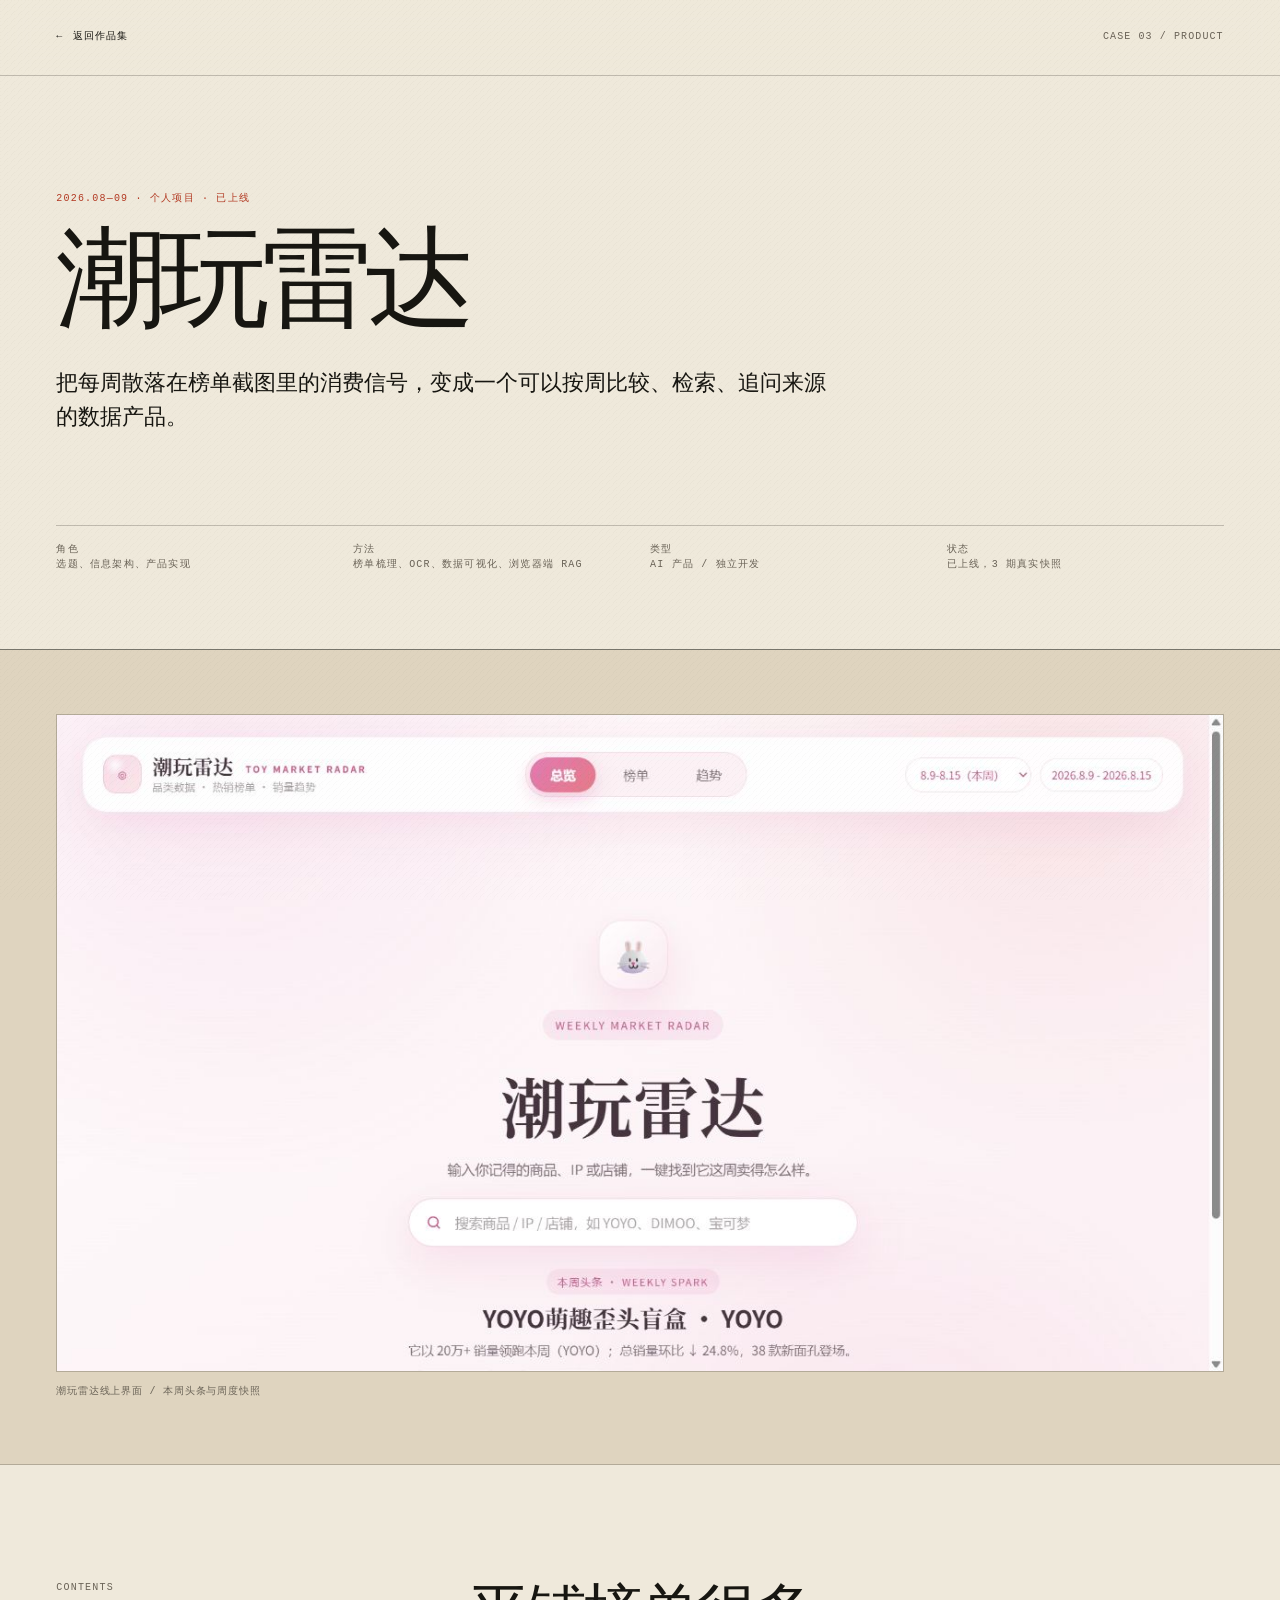
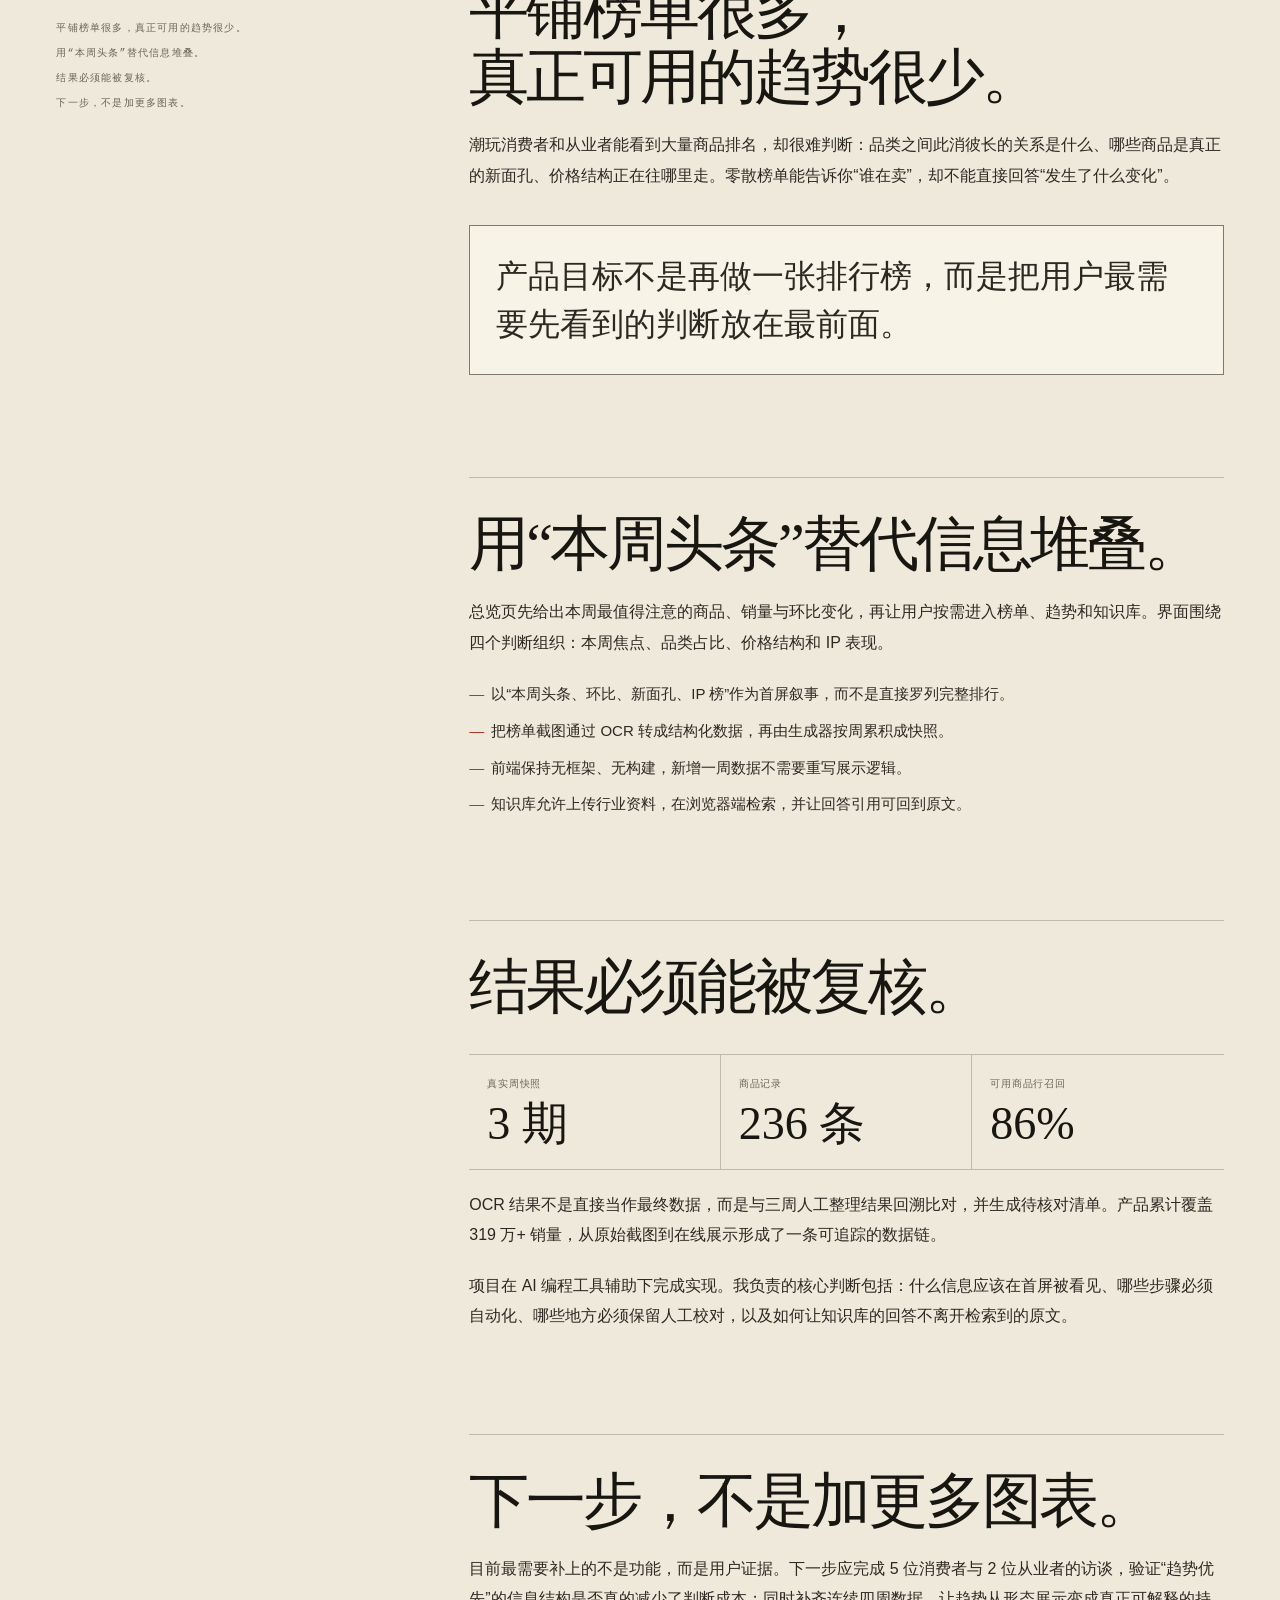
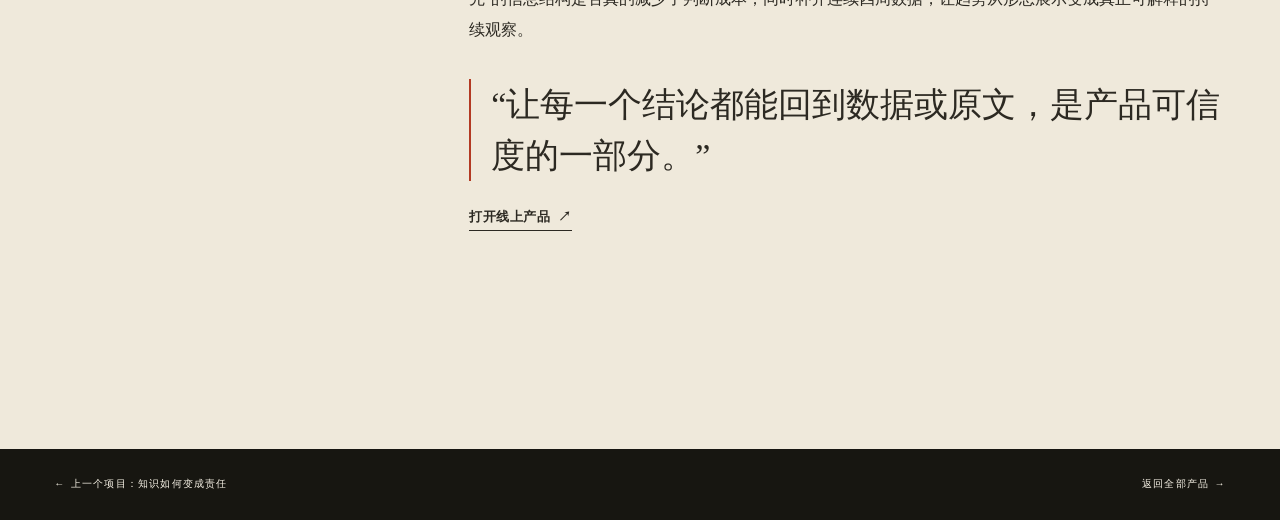
<file: work/toy-radar.html>
<!doctype html>
<html lang="zh-CN">
<head>
  <meta charset="utf-8">
  <meta name="viewport" content="width=device-width, initial-scale=1">
  <meta name="description" content="潮玩雷达案例：从榜单截图到可周更的数据产品与可追溯知识库。">
  <meta name="theme-color" content="#efe9db">
  <title>潮玩雷达｜Bryce zuo 作品集</title>
  <link rel="icon" href="../assets/favicon.svg" type="image/svg+xml">
  <link rel="stylesheet" href="../assets/styles.css">
</head>
<body class="case-page">
  <a class="skip-link" href="#main">跳到主要内容</a>
  <header class="case-header">
    <a class="case-back" href="../index.html"><span aria-hidden="true">←</span> 返回作品集</a>
    <span class="case-index">CASE 03 / PRODUCT</span>
  </header>

  <main id="main">
    <header class="case-hero">
      <p class="case-kicker reveal">2026.08—09 · 个人项目 · 已上线</p>
      <h1 class="case-title reveal">潮玩雷达</h1>
      <p class="case-deck reveal">把每周散落在榜单截图里的消费信号，变成一个可以按周比较、检索、追问来源的数据产品。</p>
      <dl class="case-meta reveal">
        <div><dt>角色</dt><dd>选题、信息架构、产品实现</dd></div>
        <div><dt>方法</dt><dd>榜单梳理、OCR、数据可视化、浏览器端 RAG</dd></div>
        <div><dt>类型</dt><dd>AI 产品 / 独立开发</dd></div>
        <div><dt>状态</dt><dd>已上线，3 期真实快照</dd></div>
      </dl>
    </header>

    <figure class="case-image reveal">
      <img src="../assets/img/toy-radar-home.png" alt="潮玩雷达首页，显示本周头条、数据搜索与统计周选择">
      <figcaption>潮玩雷达线上界面 / 本周头条与周度快照</figcaption>
    </figure>

    <div class="case-body">
      <aside class="case-aside reveal">
        <span>CONTENTS</span>
        <ol></ol>
      </aside>

      <div class="case-content">
        <section id="problem" class="reveal">
          <h2>平铺榜单很多，<br>真正可用的趋势很少。</h2>
          <p>潮玩消费者和从业者能看到大量商品排名，却很难判断：品类之间此消彼长的关系是什么、哪些商品是真正的新面孔、价格结构正在往哪里走。零散榜单能告诉你“谁在卖”，却不能直接回答“发生了什么变化”。</p>
          <div class="case-callout">
            <p>产品目标不是再做一张排行榜，而是把用户最需要先看到的判断放在最前面。</p>
          </div>
        </section>

        <section id="approach" class="reveal">
          <h2>用“本周头条”替代信息堆叠。</h2>
          <p>总览页先给出本周最值得注意的商品、销量与环比变化，再让用户按需进入榜单、趋势和知识库。界面围绕四个判断组织：本周焦点、品类占比、价格结构和 IP 表现。</p>
          <ul>
            <li>以“本周头条、环比、新面孔、IP 榜”作为首屏叙事，而不是直接罗列完整排行。</li>
            <li>把榜单截图通过 OCR 转成结构化数据，再由生成器按周累积成快照。</li>
            <li>前端保持无框架、无构建，新增一周数据不需要重写展示逻辑。</li>
            <li>知识库允许上传行业资料，在浏览器端检索，并让回答引用可回到原文。</li>
          </ul>
        </section>

        <section id="evidence" class="reveal">
          <h2>结果必须能被复核。</h2>
          <div class="case-facts">
            <div><dt>真实周快照</dt><dd>3 期</dd></div>
            <div><dt>商品记录</dt><dd>236 条</dd></div>
            <div><dt>可用商品行召回</dt><dd>86%</dd></div>
          </div>
          <p>OCR 结果不是直接当作最终数据，而是与三周人工整理结果回溯比对，并生成待核对清单。产品累计覆盖 319 万+ 销量，从原始截图到在线展示形成了一条可追踪的数据链。</p>
          <p>项目在 AI 编程工具辅助下完成实现。我负责的核心判断包括：什么信息应该在首屏被看见、哪些步骤必须自动化、哪些地方必须保留人工校对，以及如何让知识库的回答不离开检索到的原文。</p>
        </section>

        <section id="reflection" class="reveal">
          <h2>下一步，不是加更多图表。</h2>
          <p>目前最需要补上的不是功能，而是用户证据。下一步应完成 5 位消费者与 2 位从业者的访谈，验证“趋势优先”的信息结构是否真的减少了判断成本；同时补齐连续四周数据，让趋势从形态展示变成真正可解释的持续观察。</p>
          <div class="case-quote">
            <p>“让每一个结论都能回到数据或原文，是产品可信度的一部分。”</p>
          </div>
          <p><a class="text-link text-link--strong" href="https://coldplayyys.github.io/toy-radar/" target="_blank" rel="noreferrer">打开线上产品 <span aria-hidden="true">↗</span></a></p>
        </section>
      </div>
    </div>
  </main>

  <nav class="case-bottom-nav" aria-label="项目导航">
    <a href="heritage.html">← 上一个项目：知识如何变成责任</a>
    <a href="../index.html#work">返回全部产品 →</a>
  </nav>
  <script src="../assets/script.js"></script>
</body>
</html>
</file>
<file: assets/styles.css>
:root {
  --paper: #efe9db;
  --paper-light: #f8f3e7;
  --paper-deep: #dfd4bf;
  --ink: #171611;
  --ink-soft: #2c2922;
  --muted: #6a6357;
  --line: rgba(23, 22, 17, 0.22);
  --line-strong: rgba(23, 22, 17, 0.55);
  --accent: #b33a23;
  --accent-dark: #9d2e1b;
  --blue: #24384b;
  --blue-deep: #172534;
  --sand: #b19768;
  --white: #fffdf7;
  --serif: "Iowan Old Style", "Noto Serif CJK SC", "Source Han Serif SC", "Songti SC", STSong, SimSun, serif;
  --sans: Optima, Candara, "Avenir Next", "PingFang SC", "Microsoft YaHei", sans-serif;
  --mono: "Cascadia Mono", "SFMono-Regular", Consolas, monospace;
  --page-pad: clamp(20px, 4.4vw, 72px);
  --header-h: 76px;
  --ease: cubic-bezier(0.22, 1, 0.36, 1);
}

*,
*::before,
*::after {
  box-sizing: border-box;
}

html {
  scroll-behavior: smooth;
  scroll-padding-top: calc(var(--header-h) + 20px);
}

body {
  margin: 0;
  color: var(--ink);
  background:
    radial-gradient(circle at 13% 18%, rgba(200, 71, 46, 0.045), transparent 25%),
    radial-gradient(circle at 86% 62%, rgba(36, 56, 75, 0.05), transparent 31%),
    var(--paper);
  font-family: var(--sans);
  font-size: 16px;
  line-height: 1.65;
  text-rendering: optimizeLegibility;
  overflow-x: hidden;
}

body::before {
  content: "";
  position: fixed;
  inset: 0;
  pointer-events: none;
  z-index: 1000;
  opacity: 0.19;
  background-image:
    repeating-radial-gradient(circle at 0 0, transparent 0, rgba(20, 18, 13, 0.12) 0.55px, transparent 0.9px, transparent 4px);
  background-size: 7px 7px;
  mix-blend-mode: multiply;
}

::selection {
  color: var(--white);
  background: var(--accent);
}

img {
  display: block;
  max-width: 100%;
}

a {
  color: inherit;
  text-decoration: none;
}

button,
input,
textarea {
  font: inherit;
}

button {
  color: inherit;
}

h1,
h2,
h3,
p,
dl,
dd {
  margin: 0;
}

ul,
ol {
  margin: 0;
  padding: 0;
  list-style: none;
}

.skip-link {
  position: fixed;
  top: 10px;
  left: 10px;
  z-index: 1200;
  padding: 10px 14px;
  color: var(--white);
  background: var(--ink);
  transform: translateY(-150%);
  transition: transform 180ms ease;
}

.skip-link:focus {
  transform: translateY(0);
}

.site-header {
  position: sticky;
  top: 0;
  z-index: 100;
  height: var(--header-h);
  display: grid;
  grid-template-columns: auto 1fr auto;
  align-items: center;
  gap: 32px;
  padding: 0 var(--page-pad);
  background: rgba(239, 233, 219, 0.9);
  border-bottom: 1px solid var(--line);
  backdrop-filter: blur(14px);
}

.brand {
  display: inline-flex;
  align-items: center;
  gap: 12px;
  min-width: max-content;
}

.brand-mark {
  width: 32px;
  height: 32px;
  display: grid;
  place-items: center;
  border: 1px solid var(--ink);
  font-family: var(--serif);
  font-size: 19px;
  line-height: 1;
  transition: color 220ms ease, background 220ms ease;
}

.brand:hover .brand-mark,
.brand:focus-visible .brand-mark {
  color: var(--paper-light);
  background: var(--ink);
}

.brand-name,
.header-index,
.eyebrow,
.hero-kicker,
.proof-intro > span,
.project-topline,
.project-visual-label,
.dossier-top,
.dossier-facts,
.hero-scroll,
.site-footer,
.filter-button,
.process-no,
.research-status,
.research-meta,
.contact-top,
.case-meta,
.case-aside,
.case-kicker,
.case-bottom-nav {
  font-family: var(--mono);
  font-size: 10px;
  letter-spacing: 0.12em;
  line-height: 1.5;
  text-transform: uppercase;
}

.brand-name {
  font-size: 11px;
  font-weight: 700;
  letter-spacing: 0.09em;
}

.site-nav {
  justify-self: end;
  display: flex;
  align-items: center;
  gap: clamp(18px, 2.4vw, 36px);
}

.site-nav a {
  position: relative;
  font-size: 13px;
  letter-spacing: 0.08em;
}

.site-nav a::after {
  content: "";
  position: absolute;
  left: 0;
  right: 100%;
  bottom: -6px;
  height: 1px;
  background: currentColor;
  transition: right 240ms var(--ease);
}

.site-nav a:hover::after,
.site-nav a:focus-visible::after {
  right: 0;
}

.site-nav .nav-contact {
  padding: 7px 14px;
  color: var(--paper-light);
  background: var(--ink);
  border: 1px solid var(--ink);
}

.site-nav .nav-contact::after {
  display: none;
}

.site-nav .nav-contact:hover,
.site-nav .nav-contact:focus-visible {
  color: var(--ink);
  background: transparent;
}

.header-index {
  justify-self: end;
  padding-left: 20px;
  color: var(--muted);
  border-left: 1px solid var(--line);
  white-space: nowrap;
}

.menu-toggle {
  display: none;
  margin-left: auto;
  padding: 8px 0;
  background: none;
  border: 0;
}

.menu-icon,
.menu-icon::before {
  display: block;
  width: 24px;
  height: 1px;
  background: currentColor;
  transition: transform 220ms ease;
}

.menu-icon {
  position: relative;
}

.menu-icon::before {
  content: "";
  position: absolute;
  top: -7px;
}

.menu-toggle[aria-expanded="true"] .menu-icon {
  transform: rotate(45deg);
}

.menu-toggle[aria-expanded="true"] .menu-icon::before {
  top: 0;
  transform: rotate(90deg);
}

.hero {
  position: relative;
  min-height: calc(100svh - var(--header-h));
  padding: clamp(52px, 7vw, 108px) var(--page-pad) 46px;
  overflow: hidden;
  border-bottom: 1px solid var(--line-strong);
}

.hero-grid {
  position: relative;
  z-index: 2;
  display: grid;
  grid-template-columns: repeat(12, minmax(0, 1fr));
  gap: 20px;
  min-height: clamp(620px, calc(100svh - 230px), 820px);
}

.hero-kicker {
  grid-column: 1 / 3;
  align-self: start;
  display: flex;
  flex-direction: column;
  padding-top: 7px;
  color: var(--muted);
}

.hero-copy {
  grid-column: 3 / 10;
  align-self: center;
  padding-bottom: 2vh;
}

.eyebrow {
  display: flex;
  align-items: center;
  gap: 10px;
  color: var(--accent);
  font-weight: 700;
}

.eyebrow::before {
  content: "";
  width: 34px;
  height: 1px;
  background: currentColor;
}

.hero-title {
  margin-top: 20px;
  font-family: var(--serif);
  font-weight: 500;
  line-height: 0.93;
  letter-spacing: -0.055em;
}

.hero-title > span {
  display: block;
  font-size: clamp(5.4rem, 12vw, 11.8rem);
}

.hero-title .hero-name {
  font-size: clamp(4rem, 9.3vw, 9.6rem);
  letter-spacing: -0.065em;
  white-space: nowrap;
}

.hero-title em {
  display: block;
  margin-top: clamp(18px, 2.3vw, 34px);
  max-width: 860px;
  font-family: var(--sans);
  font-size: clamp(1.65rem, 2.9vw, 3.05rem);
  font-style: normal;
  font-weight: 400;
  line-height: 1.12;
  letter-spacing: -0.035em;
}

.hero-summary {
  max-width: 570px;
  margin-top: 30px;
  padding-left: 22px;
  color: var(--ink-soft);
  font-size: clamp(14px, 1.2vw, 17px);
  line-height: 1.8;
  border-left: 1px solid var(--accent);
}

.hero-actions {
  display: flex;
  flex-wrap: wrap;
  gap: 12px 32px;
  margin-top: 30px;
}

.text-link {
  display: inline-flex;
  align-items: center;
  gap: 8px;
  font-size: 13px;
  letter-spacing: 0.04em;
  border-bottom: 1px solid currentColor;
  transition: color 180ms ease, border-color 180ms ease;
}

.text-link:hover,
.text-link:focus-visible {
  color: var(--accent);
}

.text-link--strong {
  font-weight: 700;
}

.text-link span {
  transition: transform 220ms var(--ease);
}

.text-link:hover span {
  transform: translate(3px, 3px);
}

.hero-dossier {
  grid-column: 10 / 13;
  align-self: center;
  position: relative;
  min-height: 470px;
  padding: 16px;
  color: var(--paper-light);
  background: var(--blue-deep);
  border: 1px solid var(--blue-deep);
  box-shadow: 18px 18px 0 rgba(23, 22, 17, 0.07);
  transform: rotate(1.2deg);
}

.hero-dossier::after {
  content: "";
  position: absolute;
  inset: 8px;
  border: 1px solid rgba(255, 253, 247, 0.22);
  pointer-events: none;
}

.dossier-top {
  position: relative;
  z-index: 2;
  display: flex;
  justify-content: space-between;
  color: rgba(255, 253, 247, 0.62);
}

.live-dot {
  display: inline-flex;
  align-items: center;
  gap: 7px;
}

.live-dot i {
  width: 5px;
  height: 5px;
  background: #e57458;
  border-radius: 50%;
  box-shadow: 0 0 0 4px rgba(229, 116, 88, 0.12);
}

.dossier-seal {
  display: grid;
  grid-template-columns: repeat(2, 54px);
  gap: 0;
  width: max-content;
  margin: 78px auto 46px;
  border: 1px solid rgba(255, 253, 247, 0.5);
  transform: rotate(-5deg);
}

.dossier-seal span {
  width: 54px;
  height: 54px;
  display: grid;
  place-items: center;
  font-family: var(--serif);
  font-size: 26px;
  border: 1px solid rgba(255, 253, 247, 0.28);
}

.dossier-seal span:nth-child(2),
.dossier-seal span:nth-child(3) {
  color: #e36a4b;
}

.dossier-quote {
  position: relative;
  z-index: 2;
  max-width: 245px;
  margin: 0 auto 30px;
  font-family: var(--serif);
  font-size: 17px;
  line-height: 1.65;
  text-align: center;
}

.dossier-facts {
  position: relative;
  z-index: 2;
  position: absolute;
  left: 16px;
  right: 16px;
  bottom: 18px;
}

.dossier-facts div {
  display: flex;
  justify-content: space-between;
  padding: 6px 0;
  border-top: 1px solid rgba(255, 253, 247, 0.18);
}

.dossier-facts dt {
  color: rgba(255, 253, 247, 0.52);
}

.dossier-facts dd {
  text-align: right;
}

.hero-scroll {
  grid-column: 1 / 3;
  align-self: end;
  display: flex;
  align-items: center;
  gap: 14px;
  color: var(--muted);
}

.hero-scroll i {
  width: 56px;
  height: 1px;
  background: var(--line-strong);
}

.hero-watermark {
  position: absolute;
  right: -0.03em;
  bottom: -0.22em;
  z-index: 0;
  color: transparent;
  font-family: var(--serif);
  font-size: clamp(6rem, 17vw, 17rem);
  font-weight: 700;
  line-height: 0.72;
  letter-spacing: -0.075em;
  text-align: right;
  -webkit-text-stroke: 1px rgba(23, 22, 17, 0.11);
  pointer-events: none;
}

.proof-strip {
  display: grid;
  grid-template-columns: 3fr 9fr;
  gap: 0;
  color: var(--paper-light);
  background: var(--ink);
  border-bottom: 1px solid var(--ink);
}

.proof-intro {
  display: flex;
  flex-direction: column;
  justify-content: space-between;
  gap: 54px;
  padding: clamp(34px, 4vw, 58px) var(--page-pad);
  border-right: 1px solid rgba(255, 253, 247, 0.16);
}

.proof-intro > span {
  color: #e46f52;
}

.proof-intro p {
  max-width: 260px;
  font-family: var(--serif);
  font-size: clamp(20px, 2vw, 29px);
  line-height: 1.35;
}

.proof-list {
  display: grid;
  grid-template-columns: repeat(3, 1fr);
}

.proof-list li {
  min-height: 280px;
  padding: clamp(28px, 3.7vw, 54px);
  border-right: 1px solid rgba(255, 253, 247, 0.16);
}

.proof-list li:last-child {
  border-right: 0;
}

.proof-no {
  display: block;
  color: #e46f52;
  font-family: var(--mono);
  font-size: 10px;
}

.proof-list h2 {
  margin-top: 50px;
  font-family: var(--serif);
  font-size: clamp(34px, 3.6vw, 56px);
  font-weight: 500;
  line-height: 1;
  letter-spacing: -0.04em;
}

.proof-list p {
  max-width: 260px;
  margin-top: 20px;
  color: rgba(255, 253, 247, 0.66);
  font-size: 13px;
  line-height: 1.8;
}

.work-section,
.research-section {
  padding: clamp(84px, 9vw, 148px) var(--page-pad);
}

.section-head {
  display: flex;
  justify-content: space-between;
  align-items: flex-end;
  gap: 34px;
  margin-bottom: clamp(50px, 7vw, 92px);
}

.section-title {
  margin-top: 18px;
  font-family: var(--serif);
  font-size: clamp(3.1rem, 6.4vw, 7.3rem);
  font-weight: 500;
  line-height: 0.98;
  letter-spacing: -0.06em;
}

.filter-bar {
  display: flex;
  flex-wrap: wrap;
  gap: 4px;
  padding-bottom: 3px;
}

.filter-button {
  padding: 9px 13px;
  background: transparent;
  border: 1px solid var(--line);
  cursor: pointer;
  transition: color 180ms ease, background 180ms ease, border-color 180ms ease;
}

.filter-button:hover,
.filter-button:focus-visible,
.filter-button.is-active {
  color: var(--paper-light);
  background: var(--ink);
  border-color: var(--ink);
}

.project-grid {
  display: grid;
  grid-template-columns: repeat(12, minmax(0, 1fr));
  gap: clamp(52px, 7.5vw, 118px) clamp(24px, 3vw, 44px);
}

.project-card {
  grid-column: span 5;
  transition: opacity 260ms ease, transform 260ms ease;
}

.project-card:nth-child(1),
.project-card:nth-child(3) {
  grid-column: span 7;
}

.project-card:nth-child(2) {
  padding-top: clamp(32px, 6vw, 94px);
}

.project-card:nth-child(3) {
  padding-top: clamp(20px, 3vw, 44px);
}

.project-card.is-hidden {
  display: none;
}

.project-visual {
  position: relative;
  display: block;
  overflow: hidden;
  background: var(--paper-deep);
  border: 1px solid var(--line);
}

.project-visual img {
  width: 100%;
  height: 100%;
  transition: transform 700ms var(--ease), filter 400ms ease;
}

.project-card:hover .project-visual img {
  transform: scale(1.025);
  filter: saturate(0.92) contrast(1.03);
}

.project-visual--toy,
.project-visual--joblytic {
  aspect-ratio: 16 / 10;
}

.project-visual--toy img,
.project-visual--joblytic img {
  object-fit: cover;
  object-position: top center;
}

.project-visual--toy::after,
.project-visual--joblytic::after {
  content: "";
  position: absolute;
  inset: 0;
  border: 10px solid rgba(239, 233, 219, 0.36);
  pointer-events: none;
}

.project-visual--cyber {
  aspect-ratio: 4 / 5;
  background:
    radial-gradient(circle at 67% 38%, rgba(217, 86, 52, 0.4), transparent 28%),
    #090806;
}

.project-visual--cyber img {
  position: absolute;
  z-index: 1;
  top: 43%;
  left: 12%;
  width: 96%;
  height: 34%;
  object-fit: cover;
  opacity: 0.78;
  mix-blend-mode: screen;
  transform: rotate(-2.2deg);
  transition: transform 700ms var(--ease), opacity 400ms ease;
}

.project-card:hover .project-visual--cyber img {
  opacity: 0.92;
  transform: rotate(-1deg) scale(1.03);
}

.project-visual--cyber::after {
  content: "";
  position: absolute;
  inset: 0;
  z-index: 2;
  background:
    linear-gradient(180deg, rgba(0, 0, 0, 0.15), transparent 45%, rgba(0, 0, 0, 0.7)),
    repeating-linear-gradient(90deg, transparent 0 32px, rgba(255, 255, 255, 0.025) 32px 33px);
  pointer-events: none;
}

.cyber-title {
  position: absolute;
  z-index: 3;
  top: clamp(18px, 3vw, 40px);
  left: clamp(18px, 3vw, 40px);
  color: var(--paper-light);
  font-family: var(--serif);
  font-size: clamp(4.5rem, 7vw, 8rem);
  font-weight: 500;
  line-height: 0.78;
  letter-spacing: -0.08em;
}

.cyber-title em {
  color: #df684b;
  font-style: italic;
  font-weight: 400;
}

.project-visual--thesis {
  aspect-ratio: 7 / 6;
  background: var(--accent);
}

.project-visual-label {
  position: absolute;
  right: 12px;
  bottom: 10px;
  z-index: 2;
  padding: 6px 8px;
  color: var(--paper-light);
  background: rgba(23, 22, 17, 0.76);
  backdrop-filter: blur(6px);
}

.thesis-poster {
  position: absolute;
  inset: 0;
  display: flex;
  flex-direction: column;
  justify-content: space-between;
  padding: clamp(24px, 3.5vw, 48px);
  color: var(--paper-light);
  background:
    linear-gradient(90deg, transparent 49.8%, rgba(255, 253, 247, 0.24) 50%, transparent 50.2%),
    linear-gradient(0deg, transparent 49.8%, rgba(255, 253, 247, 0.18) 50%, transparent 50.2%);
}

.thesis-poster::before {
  content: "350";
  position: absolute;
  right: 18px;
  bottom: -26px;
  color: transparent;
  font-family: var(--serif);
  font-size: clamp(9rem, 21vw, 22rem);
  line-height: 1;
  -webkit-text-stroke: 1px rgba(255, 253, 247, 0.28);
}

.thesis-label,
.thesis-code {
  position: relative;
  z-index: 1;
  font-family: var(--mono);
  font-size: 10px;
  letter-spacing: 0.13em;
}

.thesis-poster strong {
  position: relative;
  z-index: 1;
  font-family: var(--serif);
  font-size: clamp(2.8rem, 5.8vw, 6.5rem);
  font-weight: 500;
  line-height: 0.93;
  letter-spacing: -0.06em;
}

.thesis-poster em {
  font-style: italic;
  font-weight: 400;
}

.project-body {
  padding-top: 18px;
}

.project-topline {
  display: flex;
  justify-content: space-between;
  color: var(--muted);
  border-bottom: 1px solid var(--line);
  padding-bottom: 10px;
}

.project-no {
  color: var(--accent);
}

.project-body h3 {
  margin-top: 22px;
  font-family: var(--serif);
  font-size: clamp(2rem, 3.2vw, 3.8rem);
  font-weight: 500;
  line-height: 1.06;
  letter-spacing: -0.045em;
}

.project-body h3 a {
  background-image: linear-gradient(var(--accent), var(--accent));
  background-position: 0 100%;
  background-repeat: no-repeat;
  background-size: 0 1px;
  transition: background-size 320ms var(--ease);
}

.project-body h3 a:hover,
.project-body h3 a:focus-visible {
  background-size: 100% 1px;
}

.project-body > p {
  max-width: 600px;
  margin-top: 16px;
  color: var(--ink-soft);
  font-size: 15px;
}

.project-metrics {
  display: flex;
  gap: 34px;
  margin-top: 26px;
  padding-top: 16px;
  border-top: 1px solid var(--line);
}

.project-metrics div {
  display: flex;
  align-items: baseline;
  gap: 7px;
}

.project-metrics dt {
  font-family: var(--serif);
  font-size: 25px;
  line-height: 1;
}

.project-metrics dd {
  color: var(--muted);
  font-size: 11px;
}

.project-links {
  display: flex;
  flex-wrap: wrap;
  gap: 14px 24px;
  margin-top: 22px;
}

.process-section {
  display: grid;
  grid-template-columns: 5fr 7fr;
  gap: clamp(50px, 8vw, 130px);
  padding: clamp(84px, 9vw, 148px) var(--page-pad);
  color: var(--paper-light);
  background: var(--blue);
  border-top: 1px solid var(--ink);
  border-bottom: 1px solid var(--ink);
}

.process-intro {
  align-self: start;
  position: sticky;
  top: calc(var(--header-h) + 30px);
}

.process-section .eyebrow {
  color: #e67556;
}

.process-section .section-title {
  max-width: 630px;
  font-size: clamp(3rem, 4.9vw, 5.8rem);
}

.process-note {
  max-width: 400px;
  margin-top: 32px;
  color: rgba(255, 253, 247, 0.64);
  font-size: 14px;
}

.process-list li {
  display: grid;
  grid-template-columns: 50px 1fr;
  gap: 20px;
  padding: 30px 0 35px;
  border-top: 1px solid rgba(255, 253, 247, 0.22);
}

.process-list li:last-child {
  border-bottom: 1px solid rgba(255, 253, 247, 0.22);
}

.process-no {
  color: #e67556;
}

.process-list h3 {
  font-family: var(--serif);
  font-size: clamp(28px, 3vw, 44px);
  font-weight: 500;
  line-height: 1;
}

.process-list p {
  max-width: 500px;
  margin-top: 13px;
  color: rgba(255, 253, 247, 0.65);
  font-size: 14px;
}

.about-section {
  display: grid;
  grid-template-columns: 4fr 8fr;
  gap: clamp(30px, 7vw, 100px);
  padding: clamp(90px, 10vw, 170px) var(--page-pad);
  border-bottom: 1px solid var(--line-strong);
}

.about-side {
  display: flex;
  flex-direction: column;
  justify-content: space-between;
  min-height: 380px;
}

.about-monogram {
  display: grid;
  place-items: center;
  width: clamp(120px, 16vw, 220px);
  aspect-ratio: 1;
  font-family: var(--serif);
  font-size: clamp(4.5rem, 10vw, 10rem);
  line-height: 1;
  border: 1px solid var(--ink);
  border-radius: 50%;
  transform: rotate(-8deg);
}

.about-copy .section-title {
  max-width: 850px;
}

.about-columns {
  display: grid;
  grid-template-columns: repeat(2, 1fr);
  gap: clamp(24px, 4vw, 60px);
  margin-top: 45px;
}

.about-columns p {
  color: var(--ink-soft);
  font-size: 15px;
  line-height: 1.9;
}

.about-facts {
  margin-top: 42px;
}

.about-facts div {
  display: grid;
  grid-template-columns: 110px 1fr;
  gap: 20px;
  padding: 15px 0;
  border-top: 1px solid var(--line);
}

.about-facts div:last-child {
  border-bottom: 1px solid var(--line);
}

.about-facts dt {
  color: var(--muted);
  font-family: var(--mono);
  font-size: 10px;
  letter-spacing: 0.1em;
}

.about-facts dd {
  font-size: 14px;
}

.interest-tags {
  display: flex;
  flex-wrap: wrap;
  gap: 8px;
  margin-top: 30px;
}

.interest-tags span {
  padding: 7px 11px;
  font-size: 12px;
  border: 1px solid var(--line);
}

.research-section {
  background: var(--paper-light);
}

.section-head--research {
  align-items: flex-start;
}

.section-deck {
  max-width: 370px;
  margin-top: 45px;
  color: var(--muted);
  font-size: 14px;
}

.research-list {
  border-top: 1px solid var(--line-strong);
}

.research-item {
  display: grid;
  grid-template-columns: 70px minmax(0, 1fr) 210px;
  gap: 30px;
  align-items: start;
  padding: 30px 0 34px;
  border-bottom: 1px solid var(--line);
}

.research-no {
  font-family: var(--serif);
  font-size: 20px;
  color: var(--accent);
}

.research-status {
  color: var(--muted);
}

.research-main h3 {
  max-width: 780px;
  margin-top: 12px;
  font-family: var(--serif);
  font-size: clamp(23px, 2.5vw, 39px);
  font-weight: 500;
  line-height: 1.25;
  letter-spacing: -0.035em;
}

.research-main > p:last-child {
  max-width: 760px;
  margin-top: 12px;
  color: var(--muted);
  font-size: 13px;
}

.research-meta {
  display: flex;
  flex-direction: column;
  align-items: flex-end;
  gap: 8px;
  color: var(--muted);
  text-align: right;
}

.research-meta a {
  margin-top: 13px;
  color: var(--ink);
  border-bottom: 1px solid currentColor;
}

.research-meta a:hover,
.research-meta a:focus-visible {
  color: var(--accent);
}

.contact-section {
  padding: clamp(70px, 8vw, 120px) var(--page-pad);
  color: var(--paper-light);
  background: var(--ink);
}

.contact-top {
  display: flex;
  justify-content: space-between;
  gap: 30px;
  color: rgba(255, 253, 247, 0.56);
}

.contact-top .eyebrow {
  color: #e67556;
}

.contact-title {
  margin-top: clamp(80px, 10vw, 160px);
  font-family: var(--serif);
  font-size: clamp(4rem, 10.5vw, 12rem);
  font-weight: 500;
  line-height: 0.93;
  letter-spacing: -0.065em;
}

.contact-title em {
  color: #e67556;
  font-style: italic;
  font-weight: 400;
}

.contact-bottom {
  display: flex;
  justify-content: space-between;
  align-items: flex-end;
  gap: 30px;
  margin-top: clamp(70px, 9vw, 140px);
  padding-top: 20px;
  border-top: 1px solid rgba(255, 253, 247, 0.22);
}

.contact-bottom > p {
  color: rgba(255, 253, 247, 0.58);
  font-size: 12px;
}

.contact-links {
  display: flex;
  flex-wrap: wrap;
  gap: 14px 26px;
}

.contact-links a {
  font-size: 13px;
  border-bottom: 1px solid currentColor;
}

.contact-links a:hover,
.contact-links a:focus-visible {
  color: #e67556;
}

.site-footer {
  display: grid;
  grid-template-columns: 1fr auto 1fr;
  gap: 20px;
  padding: 18px var(--page-pad);
  color: rgba(255, 253, 247, 0.5);
  background: var(--ink);
  border-top: 1px solid rgba(255, 253, 247, 0.16);
}

.site-footer span:nth-child(2) {
  text-align: center;
}

.site-footer span:last-child {
  text-align: right;
}

.reveal {
  opacity: 0;
  transform: translateY(24px);
  transition:
    opacity 700ms var(--ease),
    transform 900ms var(--ease);
}

.reveal.is-visible {
  opacity: 1;
  transform: translateY(0);
}

.hero-title > span,
.hero-title em {
  transition-delay: 100ms;
}

.hero-title em {
  transition-delay: 180ms;
}

.hero-summary {
  transition-delay: 250ms;
}

.hero-actions {
  transition-delay: 320ms;
}

.hero-dossier {
  transition-delay: 360ms;
}

/* Shared inner pages */
.case-page {
  background: var(--paper);
}

.case-header {
  position: sticky;
  top: 0;
  z-index: 100;
  min-height: var(--header-h);
  display: flex;
  justify-content: space-between;
  align-items: center;
  gap: 20px;
  padding: 0 var(--page-pad);
  background: rgba(239, 233, 219, 0.92);
  border-bottom: 1px solid var(--line);
  backdrop-filter: blur(14px);
}

.case-back {
  display: inline-flex;
  align-items: center;
  gap: 10px;
  font-family: var(--mono);
  font-size: 10px;
  letter-spacing: 0.1em;
  text-transform: uppercase;
}

.case-back span {
  transition: transform 220ms var(--ease);
}

.case-back:hover span {
  transform: translateX(-4px);
}

.case-index {
  font-family: var(--mono);
  font-size: 10px;
  letter-spacing: 0.11em;
  color: var(--muted);
}

.case-hero {
  padding: clamp(68px, 9vw, 140px) var(--page-pad) clamp(46px, 6vw, 90px);
  border-bottom: 1px solid var(--line-strong);
}

.case-kicker {
  color: var(--accent);
}

.case-title {
  max-width: 1300px;
  margin-top: 22px;
  font-family: var(--serif);
  font-size: clamp(3.4rem, 8.6vw, 10.2rem);
  font-weight: 500;
  line-height: 0.94;
  letter-spacing: -0.065em;
}

.case-deck {
  max-width: 780px;
  margin-top: 34px;
  font-size: clamp(17px, 1.7vw, 23px);
  line-height: 1.6;
}

.case-meta {
  display: grid;
  grid-template-columns: repeat(4, 1fr);
  gap: 20px;
  margin-top: clamp(50px, 7vw, 100px);
  padding-top: 16px;
  color: var(--muted);
  border-top: 1px solid var(--line);
}

.case-meta strong {
  display: block;
  margin-top: 6px;
  color: var(--ink);
  font-family: var(--sans);
  font-size: 14px;
  font-weight: 400;
  letter-spacing: 0;
  line-height: 1.6;
  text-transform: none;
}

.case-image {
  margin: 0;
  padding: clamp(30px, 5vw, 76px) var(--page-pad);
  background: var(--paper-deep);
  border-bottom: 1px solid var(--line);
}

.case-image img {
  width: 100%;
  max-height: 78vh;
  object-fit: cover;
  object-position: top center;
  border: 1px solid var(--line);
}

.case-image figcaption {
  margin-top: 12px;
  color: var(--muted);
  font-family: var(--mono);
  font-size: 10px;
  letter-spacing: 0.08em;
}

.case-image--cyber {
  color: var(--paper-light);
  background: #0b0a08;
}

.case-image--cyber img {
  max-height: 72vh;
  opacity: 0.88;
  object-fit: cover;
  border-color: rgba(255, 253, 247, 0.18);
}

.case-research-graphic {
  position: relative;
  padding: clamp(34px, 5vw, 72px) var(--page-pad);
  color: var(--paper-light);
  background:
    linear-gradient(90deg, transparent 49.9%, rgba(255, 253, 247, 0.08) 50%, transparent 50.1%),
    var(--accent);
  border-bottom: 1px solid var(--ink);
}

.case-research-graphic::before {
  content: "350";
  position: absolute;
  right: 0;
  bottom: -0.24em;
  color: transparent;
  font-family: var(--serif);
  font-size: clamp(14rem, 34vw, 34rem);
  line-height: 0.8;
  letter-spacing: -0.08em;
  -webkit-text-stroke: 1px rgba(255, 253, 247, 0.22);
  pointer-events: none;
}

.model-topline {
  position: relative;
  z-index: 1;
  display: flex;
  justify-content: space-between;
  gap: 20px;
  font-family: var(--mono);
  font-size: 10px;
  letter-spacing: 0.1em;
  text-transform: uppercase;
}

.model-track {
  position: relative;
  z-index: 1;
  display: grid;
  grid-template-columns: 1fr auto 1fr auto 1fr auto 1fr;
  align-items: stretch;
  gap: 18px;
  margin-top: clamp(60px, 9vw, 130px);
}

.model-node {
  min-height: 150px;
  display: flex;
  flex-direction: column;
  justify-content: space-between;
  padding: 18px;
  border: 1px solid rgba(255, 253, 247, 0.55);
}

.model-node--source,
.model-node--outcome {
  background: var(--paper-light);
  color: var(--ink);
}

.model-node small {
  font-family: var(--mono);
  font-size: 9px;
  letter-spacing: 0.08em;
}

.model-node strong {
  font-family: var(--serif);
  font-size: clamp(22px, 2.7vw, 40px);
  font-weight: 500;
  line-height: 1.1;
}

.model-arrow {
  align-self: center;
  font-family: var(--serif);
  font-size: 30px;
}

.model-moderator {
  position: relative;
  z-index: 1;
  width: max-content;
  margin: 26px auto 0;
  padding: 12px 24px;
  color: var(--ink);
  background: var(--paper-light);
  text-align: center;
}

.model-moderator span {
  display: block;
  font-family: var(--mono);
  font-size: 9px;
  letter-spacing: 0.08em;
  text-transform: uppercase;
}

.model-moderator strong {
  display: block;
  margin-top: 5px;
  font-family: var(--serif);
  font-size: 20px;
  font-weight: 500;
}

.case-body {
  display: grid;
  grid-template-columns: 3fr 7fr;
  gap: clamp(30px, 7vw, 120px);
  padding: clamp(70px, 9vw, 140px) var(--page-pad);
}

.case-aside {
  align-self: start;
  position: sticky;
  top: calc(var(--header-h) + 30px);
  color: var(--muted);
}

.case-aside ol {
  display: grid;
  gap: 10px;
  margin-top: 26px;
}

.case-aside a:hover {
  color: var(--accent);
}

.case-content section {
  padding: 0 0 clamp(56px, 8vw, 110px);
}

.case-content section + section {
  padding-top: 34px;
  border-top: 1px solid var(--line);
}

.case-content h2 {
  font-family: var(--serif);
  font-size: clamp(2.4rem, 4.7vw, 5.2rem);
  font-weight: 500;
  line-height: 1.08;
  letter-spacing: -0.05em;
}

.case-content h3 {
  margin-top: 34px;
  font-family: var(--serif);
  font-size: clamp(24px, 2.7vw, 38px);
  font-weight: 500;
  letter-spacing: -0.03em;
}

.case-content p {
  max-width: 760px;
  margin-top: 20px;
  color: var(--ink-soft);
  font-size: 16px;
  line-height: 1.9;
}

.case-content ul {
  display: grid;
  gap: 12px;
  margin-top: 24px;
}

.case-content li {
  position: relative;
  padding-left: 22px;
  color: var(--ink-soft);
  font-size: 15px;
}

.case-content li::before {
  content: "—";
  position: absolute;
  left: 0;
  color: var(--accent);
}

.case-callout {
  margin-top: 34px;
  padding: 26px;
  border: 1px solid var(--line-strong);
  background: var(--paper-light);
}

.case-callout p {
  margin-top: 0;
  font-family: var(--serif);
  font-size: clamp(20px, 2.5vw, 32px);
  line-height: 1.5;
}

.case-facts {
  display: grid;
  grid-template-columns: repeat(3, 1fr);
  gap: 0;
  margin-top: 34px;
  border-top: 1px solid var(--line);
  border-bottom: 1px solid var(--line);
}

.case-facts div {
  padding: 22px 18px;
  border-right: 1px solid var(--line);
}

.case-facts div:last-child {
  border-right: 0;
}

.case-facts dt {
  color: var(--muted);
  font-family: var(--mono);
  font-size: 10px;
  letter-spacing: 0.08em;
}

.case-facts dd {
  margin-top: 8px;
  font-family: var(--serif);
  font-size: clamp(28px, 3.6vw, 50px);
  line-height: 1;
}

.case-quote {
  margin-top: 34px;
  padding-left: 20px;
  border-left: 2px solid var(--accent);
}

.case-quote p {
  margin-top: 0;
  font-family: var(--serif);
  font-size: clamp(21px, 2.7vw, 34px);
  line-height: 1.5;
}

.case-bottom-nav {
  display: flex;
  justify-content: space-between;
  gap: 30px;
  padding: 28px var(--page-pad);
  color: var(--paper-light);
  background: var(--ink);
}

.case-bottom-nav a:hover,
.case-bottom-nav a:focus-visible {
  color: #e67556;
}

@media (max-width: 1100px) {
  .site-header {
    grid-template-columns: auto 1fr auto;
  }

  .header-index {
    display: none;
  }

  .hero-kicker {
    grid-column: 1 / 3;
  }

  .hero-copy {
    grid-column: 3 / 10;
  }

  .hero-dossier {
    grid-column: 10 / 13;
    min-height: 420px;
  }

  .dossier-seal {
    margin-top: 64px;
  }

  .proof-strip {
    grid-template-columns: 1fr;
  }

  .proof-intro {
    display: grid;
    grid-template-columns: 1fr 1fr;
    align-items: end;
    border-right: 0;
    border-bottom: 1px solid rgba(255, 253, 247, 0.16);
  }

  .proof-list li {
    min-height: 240px;
  }

  .about-section {
    grid-template-columns: 3fr 8fr;
  }

  .case-body {
    grid-template-columns: 2.5fr 7fr;
  }
}

@media (max-width: 820px) {
  :root {
    --header-h: 64px;
  }

  .site-header {
    grid-template-columns: 1fr auto;
  }

  .menu-toggle {
    display: inline-flex;
    align-items: center;
    gap: 12px;
    cursor: pointer;
  }

  .site-nav {
    position: absolute;
    top: 100%;
    left: 0;
    right: 0;
    display: none;
    flex-direction: column;
    align-items: stretch;
    gap: 0;
    padding: 12px var(--page-pad) 22px;
    background: var(--paper);
    border-bottom: 1px solid var(--line-strong);
  }

  .site-nav.is-open {
    display: flex;
  }

  .site-nav a {
    padding: 13px 0;
    border-bottom: 1px solid var(--line);
  }

  .site-nav .nav-contact {
    margin-top: 12px;
    text-align: center;
  }

  .hero {
    padding-top: 48px;
  }

  .hero-grid {
    display: block;
    min-height: 0;
  }

  .hero-kicker {
    flex-direction: row;
    flex-wrap: wrap;
    gap: 8px 18px;
    margin-bottom: 50px;
  }

  .hero-copy {
    padding: 0;
  }

  .hero-title > span {
    font-size: clamp(4.6rem, 22vw, 8rem);
  }

  .hero-title .hero-name {
    font-size: clamp(3rem, 14.2vw, 4.8rem);
  }

  .hero-title em {
    font-size: clamp(1.9rem, 7vw, 3rem);
  }

  .hero-dossier {
    width: min(100%, 430px);
    min-height: 390px;
    margin: 72px 14px 64px 0;
    transform: rotate(0.8deg);
  }

  .hero-scroll {
    display: none;
  }

  .hero-watermark {
    font-size: 28vw;
  }

  .proof-intro {
    grid-template-columns: 1fr;
  }

  .proof-list {
    grid-template-columns: 1fr;
  }

  .proof-list li {
    min-height: 0;
    border-right: 0;
    border-bottom: 1px solid rgba(255, 253, 247, 0.16);
  }

  .proof-list h2 {
    margin-top: 28px;
  }

  .section-head {
    display: block;
  }

  .filter-bar {
    margin-top: 28px;
  }

  .project-grid {
    display: block;
  }

  .project-card {
    margin-bottom: 68px;
  }

  .project-card:nth-child(2),
  .project-card:nth-child(3) {
    padding-top: 0;
  }

  .process-section {
    grid-template-columns: 1fr;
  }

  .process-intro {
    position: static;
  }

  .about-section {
    grid-template-columns: 1fr;
  }

  .about-side {
    min-height: 0;
    flex-direction: row;
    align-items: flex-start;
  }

  .about-monogram {
    width: 90px;
    font-size: 3.4rem;
  }

  .about-section .section-title {
    margin-top: 48px;
  }

  .about-columns {
    grid-template-columns: 1fr;
  }

  .section-head--research {
    display: block;
  }

  .section-deck {
    margin-top: 25px;
  }

  .research-item {
    grid-template-columns: 40px 1fr;
    gap: 12px 18px;
  }

  .research-meta {
    grid-column: 2;
    flex-direction: row;
    flex-wrap: wrap;
    align-items: center;
    justify-content: flex-start;
    margin-top: 4px;
  }

  .research-meta a {
    margin-top: 0;
  }

  .contact-top {
    display: block;
  }

  .contact-top span {
    display: block;
    margin-top: 10px;
  }

  .contact-bottom {
    display: block;
  }

  .contact-links {
    margin-top: 25px;
  }

  .site-footer {
    grid-template-columns: 1fr;
    gap: 8px;
  }

  .site-footer span:nth-child(2),
  .site-footer span:last-child {
    text-align: left;
  }

  .case-title {
    font-size: clamp(3.2rem, 16vw, 6rem);
  }

  .case-meta {
    grid-template-columns: repeat(2, 1fr);
    row-gap: 26px;
  }

  .case-body {
    grid-template-columns: 1fr;
  }

  .case-aside {
    position: static;
  }

  .case-facts {
    grid-template-columns: 1fr;
  }

  .case-facts div {
    border-right: 0;
    border-bottom: 1px solid var(--line);
  }

  .case-facts div:last-child {
    border-bottom: 0;
  }

  .model-track {
    grid-template-columns: 1fr;
    gap: 8px;
  }

  .model-arrow {
    transform: rotate(90deg);
    justify-self: center;
  }

  .model-node {
    min-height: 112px;
  }
}

@media (max-width: 500px) {
  .brand-name {
    display: none;
  }

  .hero-title > span {
    font-size: 27vw;
  }

  .hero-summary {
    padding-left: 15px;
  }

  .dossier-seal {
    margin-top: 54px;
  }

  .project-metrics {
    gap: 18px;
  }

  .project-metrics div {
    display: block;
  }

  .project-metrics dd {
    display: block;
    margin-top: 4px;
  }

  .about-facts div {
    grid-template-columns: 76px 1fr;
    gap: 12px;
  }

  .contact-title {
    font-size: 17vw;
  }

  .case-meta {
    grid-template-columns: 1fr;
  }

  .case-bottom-nav {
    display: block;
  }

  .case-bottom-nav a {
    display: block;
    margin-top: 12px;
  }
}

@media (prefers-reduced-motion: reduce) {
  html {
    scroll-behavior: auto;
  }

  *,
  *::before,
  *::after {
    scroll-behavior: auto !important;
    animation-duration: 0.01ms !important;
    animation-iteration-count: 1 !important;
    transition-duration: 0.01ms !important;
  }

  .reveal {
    opacity: 1;
    transform: none;
  }
}
</file>
